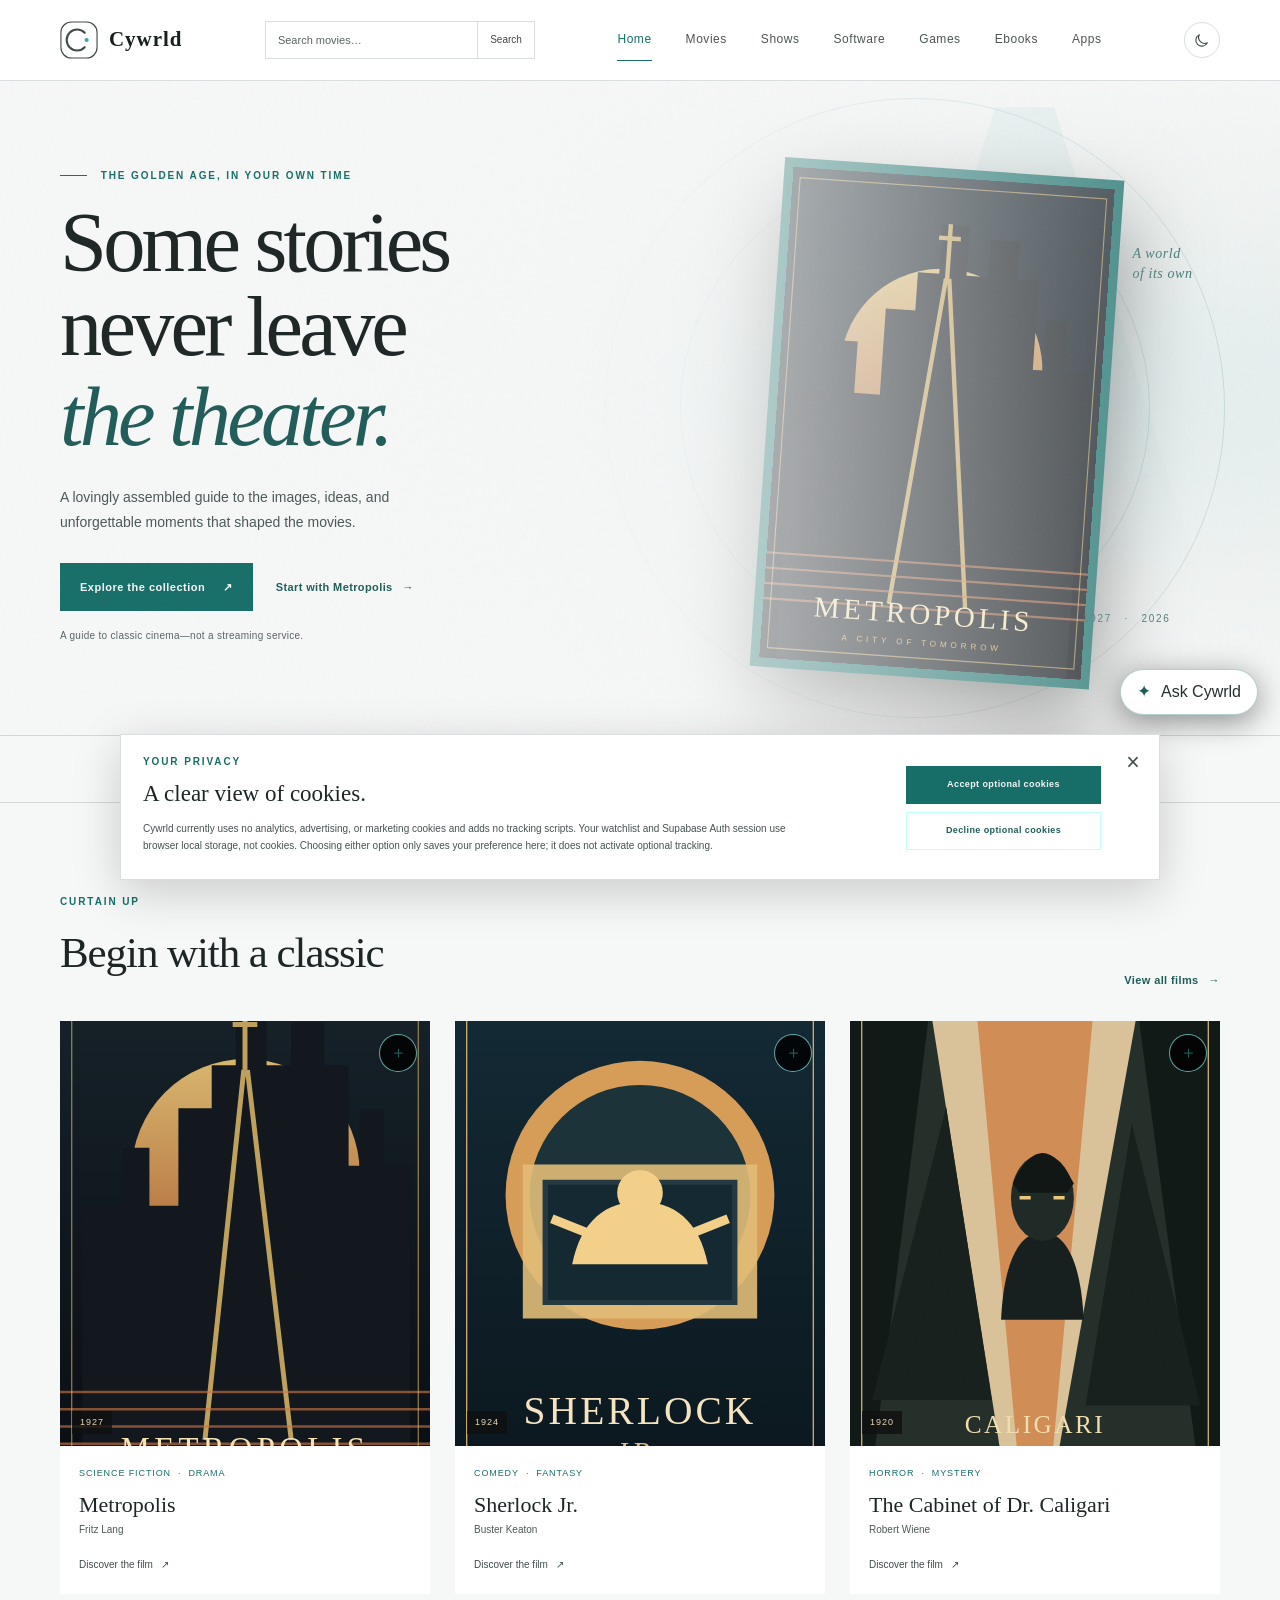
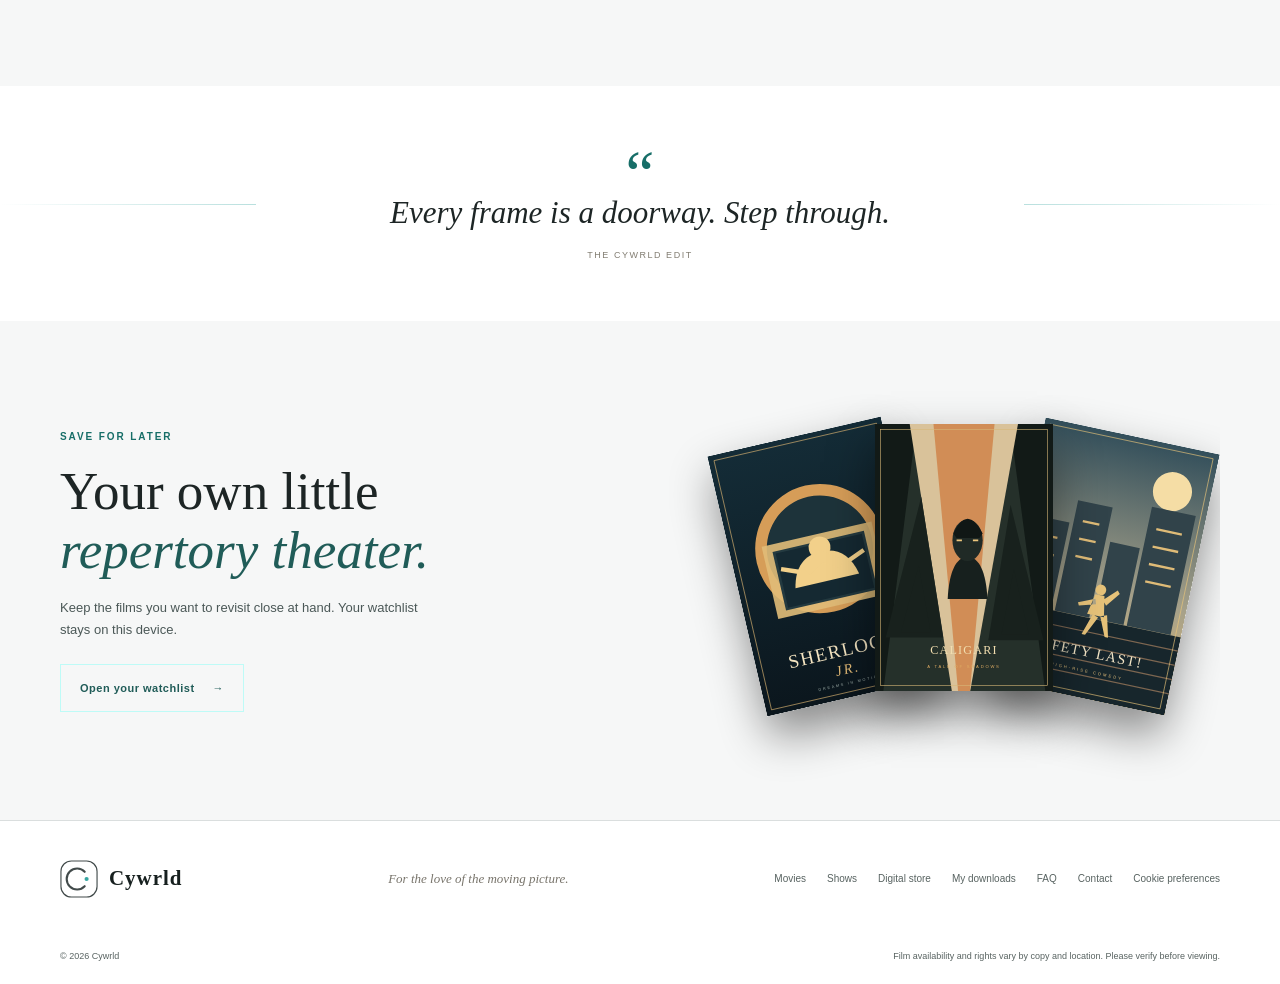
<file: index.html>
<!doctype html>
<html lang="en">
<head>
  <meta charset="utf-8">
  <meta name="viewport" content="width=device-width, initial-scale=1">
  <meta name="theme-color" content="#10100f">
  <meta name="description" content="A little theater for the films that made cinema magical. Explore the Cywrld collection.">
  <title>Home — Cywrld</title>
  <link rel="icon" href="assets/favicon.svg" type="image/svg+xml">
  <script src="theme.js"></script>
  <link rel="stylesheet" href="style.css">
  <script src="cookie-consent.js" defer></script>
  <script src="assistant.js" defer></script>
  <script src="supabase-config.js"></script>
  <script src="app.js" defer></script>
</head>
<body>
  <a class="skip-link" href="#main">Skip to content</a>
  <header class="site-header">
    <div class="header-inner">
      <a class="brand" href="index.html" aria-label="Cywrld home">
        <svg class="brand-mark" viewBox="0 0 40 40" aria-hidden="true"><rect x="1" y="1" width="38" height="38" rx="11" fill="none" stroke="currentColor" stroke-width="1.2"></rect><path d="M26 12.4a11 11 0 1 0 0 15.2" fill="none" stroke="currentColor" stroke-linecap="round" stroke-width="2.2"></path><circle cx="28" cy="20" r="2.2" fill="#36a6a1"></circle></svg>
        <span class="brand-name">Cywrld</span>
      </a>
      <button class="menu-toggle" type="button" aria-expanded="false" aria-controls="primary-nav">
        <span class="menu-toggle-label">Menu</span><span class="menu-icon" aria-hidden="true"></span>
      </button>
      <nav class="primary-nav" id="primary-nav" aria-label="Main navigation">
        <a class="active" href="index.html" aria-current="page">Home</a>
        <a href="movies.html">Movies</a>
        <a href="shows.html">Shows</a>
        <a href="store.html#software">Software</a>
        <a href="store.html#games">Games</a>
        <a href="store.html#ebooks">Ebooks</a>
        <a href="store.html#apps">Apps</a>
        
      </nav>
    
    </div>
  </header>

  <main id="main">
    <section class="hero">
      <div class="hero-content">
        <p class="eyebrow"><span class="eyebrow-line"></span> The golden age, in your own time</p>
        <h1>Some stories<br>never leave<br><em>the theater.</em></h1>
        <p class="hero-copy">A lovingly assembled guide to the images, ideas, and unforgettable moments that shaped the movies.</p>
        <div class="hero-actions">
          <a class="button button-gold" href="movies.html">Explore the collection <span aria-hidden="true">↗</span></a>
          <a class="text-link" href="movie.html?id=metropolis">Start with Metropolis <span aria-hidden="true">→</span></a>
        </div>
        <p class="hero-footnote">A guide to classic cinema—not a streaming service.</p>
      </div>
      <div class="hero-art" aria-hidden="true">
        <div class="hero-orbit orbit-one"></div><div class="hero-orbit orbit-two"></div>
        <div class="spotlight"></div>
        <div class="hero-poster"><img src="assets/posters/metropolis.svg" alt=""></div>
        <span class="hero-caption">A world<br>of its own</span>
        <span class="hero-year">1927 <i>·</i> 2026</span>
      </div>
      <div class="hero-grain" aria-hidden="true"></div>
    </section>

    <section class="intro-strip" aria-label="About the collection">
      <p><span class="strip-icon" aria-hidden="true">✦</span> A century of imagination</p>
      <p>Six handpicked stories <span aria-hidden="true">·</span> One very big screen</p>
      <a href="about.html">Our point of view <span aria-hidden="true">→</span></a>
    </section>

    <section class="section section-pad" aria-labelledby="featured-heading">
      <div class="section-heading">
        <div><p class="eyebrow">Curtain up</p><h2 id="featured-heading">Begin with a classic</h2></div>
        <a class="text-link" href="movies.html">View all films <span aria-hidden="true">→</span></a>
      </div>
      <div class="movie-grid" data-featured-grid aria-live="polite">
        <p class="loading-note">Setting the scene…</p>
      </div>
    </section>

    <section class="quote-band">
      <div class="quote-mark" aria-hidden="true">“</div>
      <blockquote>Every frame is a doorway. Step through.</blockquote>
      <p>THE CYWRLD EDIT</p>
    </section>

    <section class="section section-pad watchlist-promo">
      <div class="promo-copy">
        <p class="eyebrow">Save for later</p>
        <h2>Your own little<br><em>repertory theater.</em></h2>
        <p>Keep the films you want to revisit close at hand. Your watchlist stays on this device.</p>
        <a class="button button-outline" href="watchlist.html">Open your watchlist <span aria-hidden="true">→</span></a>
      </div>
      <div class="promo-poster-stack" aria-hidden="true">
        <img src="assets/posters/sherlock-jr.svg" alt="">
        <img src="assets/posters/caligari.svg" alt="">
        <img src="assets/posters/safety-last.svg" alt="">
      </div>
    </section>
  </main>

  <footer class="site-footer">
    <div class="footer-main">
      <a class="brand" href="index.html"><svg class="brand-mark" viewBox="0 0 40 40" aria-hidden="true"><rect x="1" y="1" width="38" height="38" rx="11" fill="none" stroke="currentColor" stroke-width="1.2"></rect><path d="M26 12.4a11 11 0 1 0 0 15.2" fill="none" stroke="currentColor" stroke-linecap="round" stroke-width="2.2"></path><circle cx="28" cy="20" r="2.2" fill="#36a6a1"></circle></svg><span class="brand-name">Cywrld</span></a>
      <p>For the love of the moving picture.</p>
      <nav aria-label="Footer navigation"><a href="movies.html">Movies</a><a href="shows.html">Shows</a><a href="store.html">Digital store</a><a href="purchases.html">My downloads</a><a href="faq.html">FAQ</a><a href="contact.html">Contact</a><a href="#" data-cookie-preferences>Cookie preferences</a></nav>
    </div>
    <div class="footer-bottom"><span>© <span data-current-year>2026</span> Cywrld</span><span>Film availability and rights vary by copy and location. Please verify before viewing.</span></div>
  </footer>
</body>
</html>
</file>
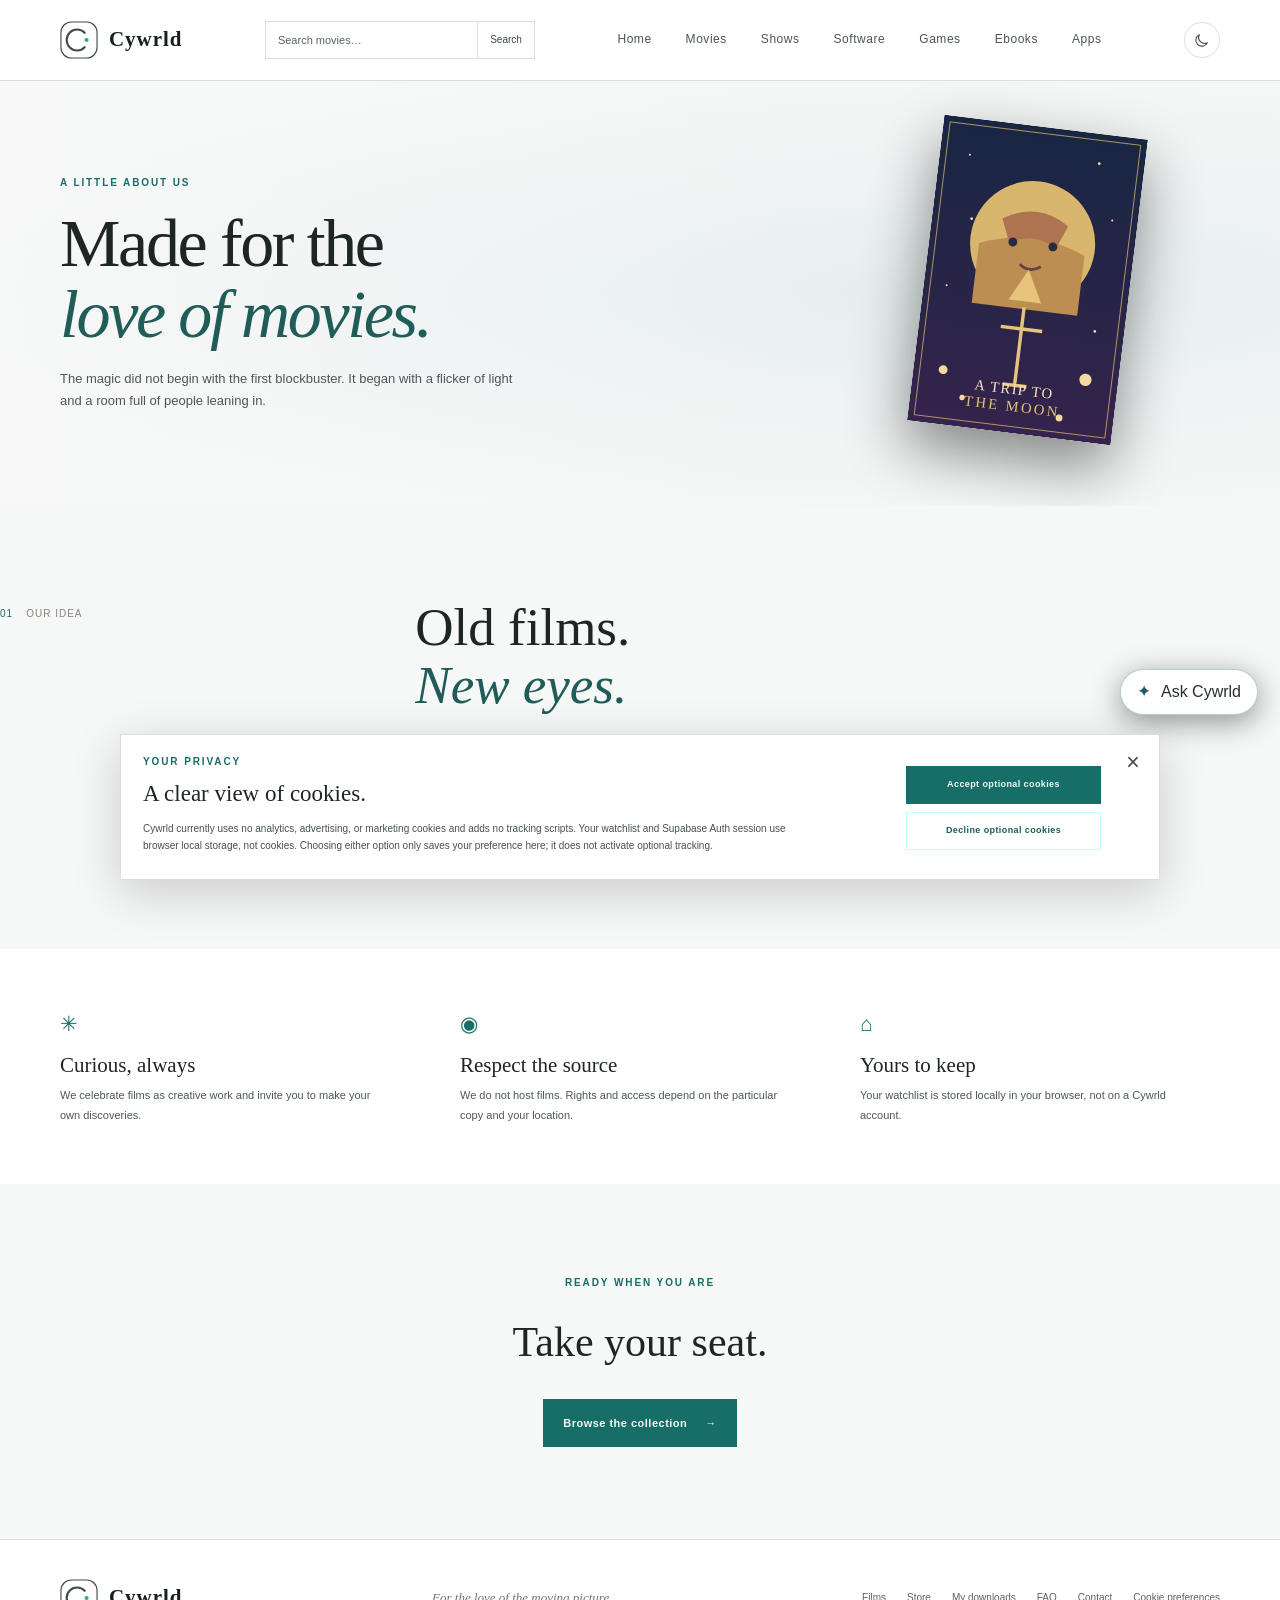
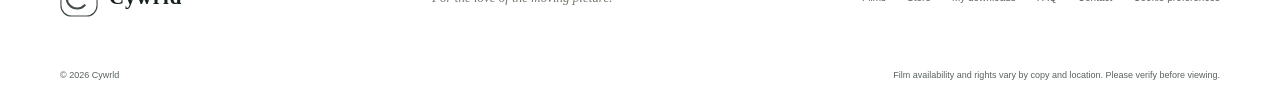
<file: about.html>
<!doctype html>
<html lang="en">
<head>
  <meta charset="utf-8">
  <meta name="viewport" content="width=device-width, initial-scale=1">
  <meta name="theme-color" content="#10100f">
  <meta name="description" content="About Cywrld, a small guide to the films that shaped cinema.">
  <title>About — Cywrld</title>
  <link rel="icon" href="assets/favicon.svg" type="image/svg+xml">
  <script src="theme.js"></script>
  <link rel="stylesheet" href="style.css">
  <script src="cookie-consent.js" defer></script>
  <script src="assistant.js" defer></script>
  <script src="supabase-config.js"></script>
  <script src="app.js" defer></script>
</head>
<body>
  <a class="skip-link" href="#main">Skip to content</a>
  <header class="site-header"><div class="header-inner">
    <a class="brand" href="index.html" aria-label="Cywrld home"><svg class="brand-mark" viewBox="0 0 40 40" aria-hidden="true"><rect x="1" y="1" width="38" height="38" rx="11" fill="none" stroke="currentColor" stroke-width="1.2"></rect><path d="M26 12.4a11 11 0 1 0 0 15.2" fill="none" stroke="currentColor" stroke-linecap="round" stroke-width="2.2"></path><circle cx="28" cy="20" r="2.2" fill="#36a6a1"></circle></svg><span class="brand-name">Cywrld</span></a>
    <button class="menu-toggle" type="button" aria-expanded="false" aria-controls="primary-nav"><span class="menu-toggle-label">Menu</span><span class="menu-icon" aria-hidden="true"></span></button>
    <nav class="primary-nav" id="primary-nav" aria-label="Main navigation"><a href="index.html">Home</a><a href="movies.html">Movies</a><a href="shows.html">Shows</a><a href="store.html#software">Software</a><a href="store.html#games">Games</a><a href="store.html#ebooks">Ebooks</a><a href="store.html#apps">Apps</a></nav>
    
  </div></header>
  <main id="main">
    <section class="page-hero compact-hero about-hero">
      <div class="page-hero-inner"><p class="eyebrow">A little about us</p><h1>Made for the<br><em>love of movies.</em></h1><p>The magic did not begin with the first blockbuster. It began with a flicker of light and a room full of people leaning in.</p></div>
      <div class="about-hero-art" aria-hidden="true"><img src="assets/posters/trip-to-moon.svg" alt=""></div>
    </section>
    <section class="story-section section-pad">
      <div class="story-label"><span>01</span><p>Our idea</p></div>
      <div class="story-copy"><h2>Old films.<br><em>New eyes.</em></h2><p>Cywrld is a small, independent guide to early and classic cinema: the experiments, the bold visual worlds, the comic timing, and the ideas that still feel alive.</p><p>We believe a good introduction should feel welcoming, not like homework. So we pair concise film notes with a simple way to explore, compare, and save what catches your eye.</p></div>
    </section>
    <section class="values-band">
      <article><span aria-hidden="true">✳</span><h3>Curious, always</h3><p>We celebrate films as creative work and invite you to make your own discoveries.</p></article>
      <article><span aria-hidden="true">◉</span><h3>Respect the source</h3><p>We do not host films. Rights and access depend on the particular copy and your location.</p></article>
      <article><span aria-hidden="true">⌂</span><h3>Yours to keep</h3><p>Your watchlist is stored locally in your browser, not on a Cywrld account.</p></article>
    </section>
    <section class="section section-pad about-close"><p class="eyebrow">Ready when you are</p><h2>Take your seat.</h2><a class="button button-gold" href="movies.html">Browse the collection <span aria-hidden="true">→</span></a></section>
  </main>
  <footer class="site-footer"><div class="footer-main"><a class="brand" href="index.html"><svg class="brand-mark" viewBox="0 0 40 40" aria-hidden="true"><rect x="1" y="1" width="38" height="38" rx="11" fill="none" stroke="currentColor" stroke-width="1.2"></rect><path d="M26 12.4a11 11 0 1 0 0 15.2" fill="none" stroke="currentColor" stroke-linecap="round" stroke-width="2.2"></path><circle cx="28" cy="20" r="2.2" fill="#36a6a1"></circle></svg><span class="brand-name">Cywrld</span></a><p>For the love of the moving picture.</p><nav aria-label="Footer navigation"><a href="movies.html">Films</a><a href="store.html">Store</a><a href="purchases.html">My downloads</a><a href="faq.html">FAQ</a><a href="contact.html">Contact</a><a href="#" data-cookie-preferences>Cookie preferences</a></nav></div><div class="footer-bottom"><span>© <span data-current-year>2026</span> Cywrld</span><span>Film availability and rights vary by copy and location. Please verify before viewing.</span></div></footer>
</body>
</html>
</file>
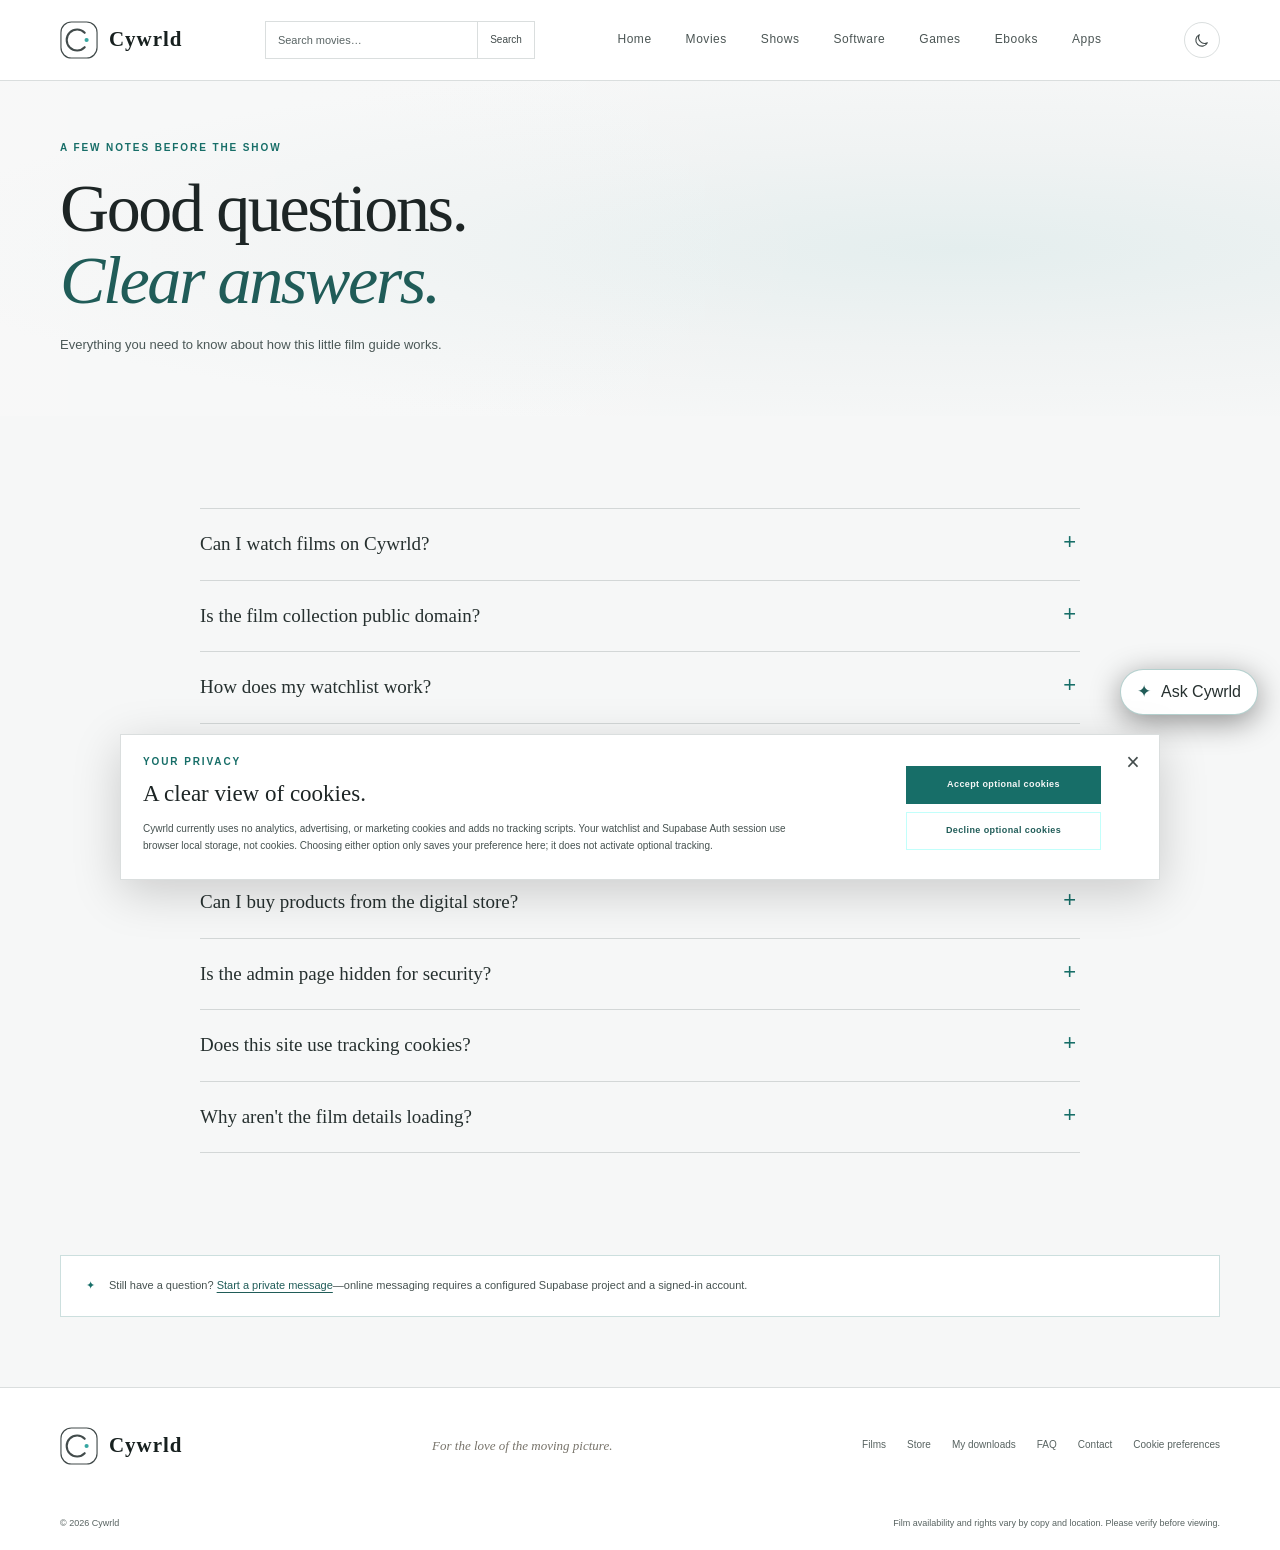
<file: faq.html>
<!doctype html>
<html lang="en">
<head>
  <meta charset="utf-8">
  <meta name="viewport" content="width=device-width, initial-scale=1">
  <meta name="theme-color" content="#10100f">
  <meta name="description" content="Answers to common questions about Cywrld.">
  <title>FAQ — Cywrld</title>
  <link rel="icon" href="assets/favicon.svg" type="image/svg+xml">
  <script src="theme.js"></script>
  <link rel="stylesheet" href="style.css">
  <script src="cookie-consent.js" defer></script>
  <script src="assistant.js" defer></script>
  <script src="supabase-config.js"></script>
  <script src="app.js" defer></script>
</head>
<body>
  <a class="skip-link" href="#main">Skip to content</a>
  <header class="site-header"><div class="header-inner">
    <a class="brand" href="index.html" aria-label="Cywrld home"><svg class="brand-mark" viewBox="0 0 40 40" aria-hidden="true"><rect x="1" y="1" width="38" height="38" rx="11" fill="none" stroke="currentColor" stroke-width="1.2"></rect><path d="M26 12.4a11 11 0 1 0 0 15.2" fill="none" stroke="currentColor" stroke-linecap="round" stroke-width="2.2"></path><circle cx="28" cy="20" r="2.2" fill="#36a6a1"></circle></svg><span class="brand-name">Cywrld</span></a>
    <button class="menu-toggle" type="button" aria-expanded="false" aria-controls="primary-nav"><span class="menu-toggle-label">Menu</span><span class="menu-icon" aria-hidden="true"></span></button>
    <nav class="primary-nav" id="primary-nav" aria-label="Main navigation"><a href="index.html">Home</a><a href="movies.html">Movies</a><a href="shows.html">Shows</a><a href="store.html#software">Software</a><a href="store.html#games">Games</a><a href="store.html#ebooks">Ebooks</a><a href="store.html#apps">Apps</a></nav>
    
  </div></header>
  <main id="main">
    <section class="page-hero compact-hero faq-hero"><div class="page-hero-inner"><p class="eyebrow">A few notes before the show</p><h1>Good questions.<br><em>Clear answers.</em></h1><p>Everything you need to know about how this little film guide works.</p></div></section>
    <section class="section section-pad faq-list">
      <details><summary>Can I watch films on Cywrld?</summary><p>No. This is a catalog and discovery guide, not a streaming service. The Metropolis detail page includes a local player that looks for a file you provide at <code>videos/metropolis.mp4</code>; no film is included or downloaded.</p></details>
      <details><summary>Is the film collection public domain?</summary><p>We do not make blanket claims about film rights. Rights can vary by country, restoration, soundtrack, edition, and source. Please verify the status and terms for the specific copy you plan to view.</p></details>
      <details><summary>How does my watchlist work?</summary><p>Saved films are stored in your browser's local storage on this device. There is no account or server sync. Clearing browser data or switching devices may remove or hide your saved list.</p></details>
      <details><summary>How do private messages and replies work?</summary><p>When Supabase is configured, sign in or create an account, then use Contact or Messages. Your thread is visible to you and authorized Cywrld administrators only; replies stay in the website inbox. Owner email alerts are optional and off until the server-side provider is configured. Admin replies are not sent by email.</p></details>
      <details><summary>Are ratings and reviews available?</summary><p>They are stored in Supabase when the site is configured. Reading ratings is public; submitting one requires a signed-in account, and each account may rate a film once. Admins can moderate them.</p></details>
      <details><summary>Can I buy products from the digital store?</summary><p>The store currently shows preview listings and checkout is disabled. Live sales need Stripe and Supabase configuration, a one-time Stripe price verified by the server, and a valid signed webhook before a download entitlement is granted. Only original or properly licensed products should be listed.</p></details>
      <details><summary>Is the admin page hidden for security?</summary><p>The admin page is a separate route at <code>admin.html</code>; not linking it publicly is only a navigation choice, not a security boundary. Supabase Auth and row-level security enforce administrator access.</p></details>
      <details><summary>Does this site use tracking cookies?</summary><p>No analytics or marketing cookies or tracking scripts are active. The watchlist, account session, and cookie preference use browser local storage. You can reopen your choice from the Cookie preferences link in the footer.</p></details>
      <details><summary>Why aren't the film details loading?</summary><p>The site always includes bundled sample films in <code>movies.json</code>, and can use a shared Supabase catalog when configured. Browsers commonly block local file requests when an HTML file is opened directly. Serve this folder over a local static HTTP server; no build step is needed.</p></details>
    </section>
    <section class="rights-note"><span aria-hidden="true">✦</span><p>Still have a question? <a href="contact.html">Start a private message</a>—online messaging requires a configured Supabase project and a signed-in account.</p></section>
  </main>
  <footer class="site-footer"><div class="footer-main"><a class="brand" href="index.html"><svg class="brand-mark" viewBox="0 0 40 40" aria-hidden="true"><rect x="1" y="1" width="38" height="38" rx="11" fill="none" stroke="currentColor" stroke-width="1.2"></rect><path d="M26 12.4a11 11 0 1 0 0 15.2" fill="none" stroke="currentColor" stroke-linecap="round" stroke-width="2.2"></path><circle cx="28" cy="20" r="2.2" fill="#36a6a1"></circle></svg><span class="brand-name">Cywrld</span></a><p>For the love of the moving picture.</p><nav aria-label="Footer navigation"><a href="movies.html">Films</a><a href="store.html">Store</a><a href="purchases.html">My downloads</a><a href="faq.html">FAQ</a><a href="contact.html">Contact</a><a href="#" data-cookie-preferences>Cookie preferences</a></nav></div><div class="footer-bottom"><span>© <span data-current-year>2026</span> Cywrld</span><span>Film availability and rights vary by copy and location. Please verify before viewing.</span></div></footer>
</body>
</html>
</file>
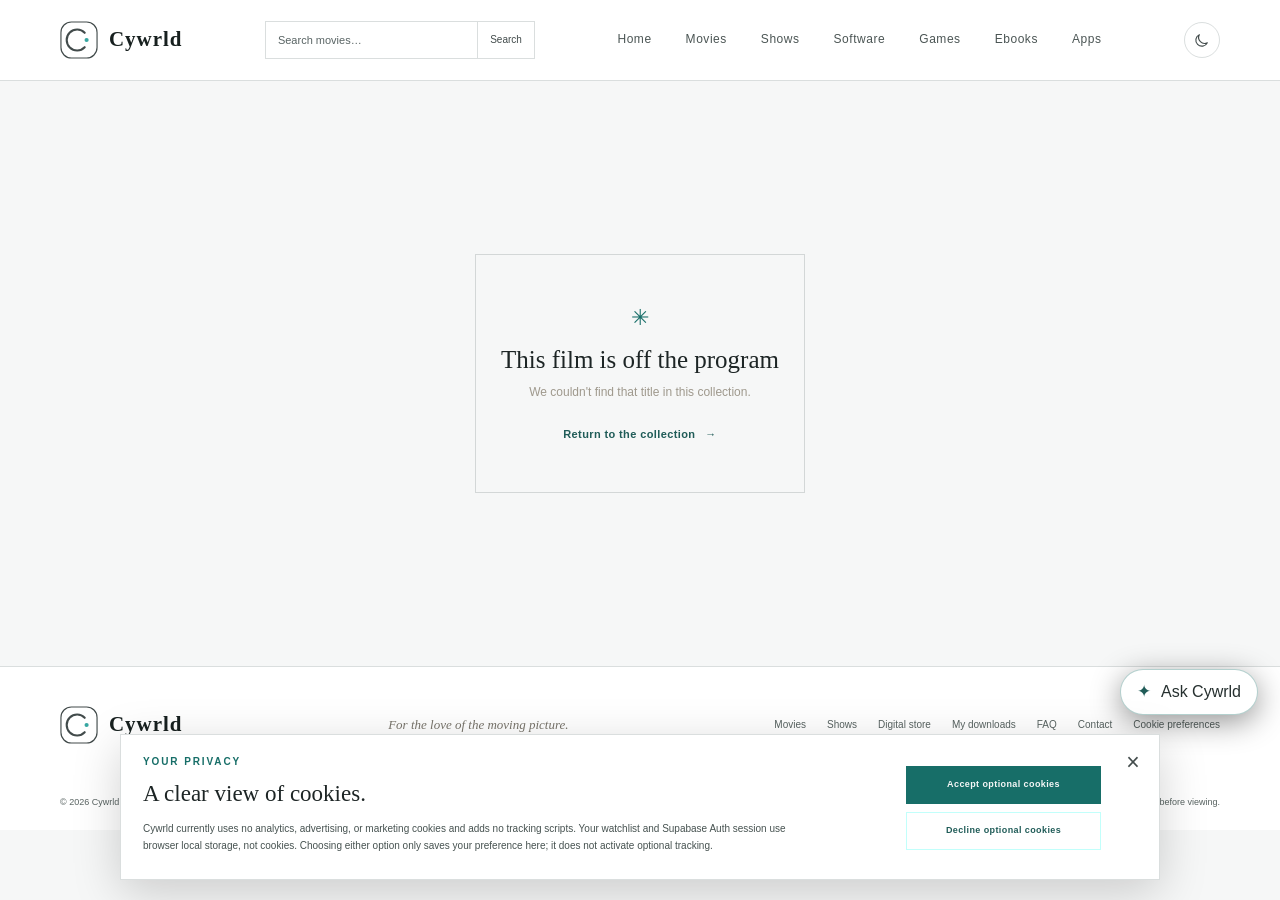
<file: movie.html>
<!doctype html>
<html lang="en">
<head>
  <meta charset="utf-8">
  <meta name="viewport" content="width=device-width, initial-scale=1">
  <meta name="theme-color" content="#10100f">
  <meta name="description" content="Discover a classic film with Cywrld.">
  <title>Film details — Cywrld</title>
  <link rel="icon" href="assets/favicon.svg" type="image/svg+xml">
  <script src="theme.js"></script>
  <link rel="stylesheet" href="style.css">
  <script src="cookie-consent.js" defer></script>
  <script src="assistant.js" defer></script>
  <script src="supabase-config.js"></script>
  <script src="app.js" defer></script>
</head>
<body>
  <a class="skip-link" href="#main">Skip to content</a>
  <header class="site-header"><div class="header-inner">
    <a class="brand" href="index.html" aria-label="Cywrld home"><svg class="brand-mark" viewBox="0 0 40 40" aria-hidden="true"><rect x="1" y="1" width="38" height="38" rx="11" fill="none" stroke="currentColor" stroke-width="1.2"></rect><path d="M26 12.4a11 11 0 1 0 0 15.2" fill="none" stroke="currentColor" stroke-linecap="round" stroke-width="2.2"></path><circle cx="28" cy="20" r="2.2" fill="#36a6a1"></circle></svg><span class="brand-name">Cywrld</span></a>
    <button class="menu-toggle" type="button" aria-expanded="false" aria-controls="primary-nav"><span class="menu-toggle-label">Menu</span><span class="menu-icon" aria-hidden="true"></span></button>
    <nav class="primary-nav" id="primary-nav" aria-label="Main navigation"><a href="index.html">Home</a><a href="movies.html">Movies</a><a href="shows.html">Shows</a><a href="store.html#software">Software</a><a href="store.html#games">Games</a><a href="store.html#ebooks">Ebooks</a><a href="store.html#apps">Apps</a></nav>
    
  </div></header>
  <main id="main" data-movie-page>
    <div class="detail-loading" data-movie-detail><p class="loading-note">The lights are dimming…</p></div>
    <noscript><p class="rights-note">This film page needs JavaScript enabled to load its details from the local collection.</p></noscript>
  </main>
  <footer class="site-footer">
    <div class="footer-main"><a class="brand" href="index.html"><svg class="brand-mark" viewBox="0 0 40 40" aria-hidden="true"><rect x="1" y="1" width="38" height="38" rx="11" fill="none" stroke="currentColor" stroke-width="1.2"></rect><path d="M26 12.4a11 11 0 1 0 0 15.2" fill="none" stroke="currentColor" stroke-linecap="round" stroke-width="2.2"></path><circle cx="28" cy="20" r="2.2" fill="#36a6a1"></circle></svg><span class="brand-name">Cywrld</span></a><p>For the love of the moving picture.</p><nav aria-label="Footer navigation"><a href="movies.html">Movies</a><a href="shows.html">Shows</a><a href="store.html">Digital store</a><a href="purchases.html">My downloads</a><a href="faq.html">FAQ</a><a href="contact.html">Contact</a><a href="#" data-cookie-preferences>Cookie preferences</a></nav></div>
    <div class="footer-bottom"><span>© <span data-current-year>2026</span> Cywrld</span><span>Film availability and rights vary by copy and location. Please verify before viewing.</span></div>
  </footer>
</body>
</html>
</file>
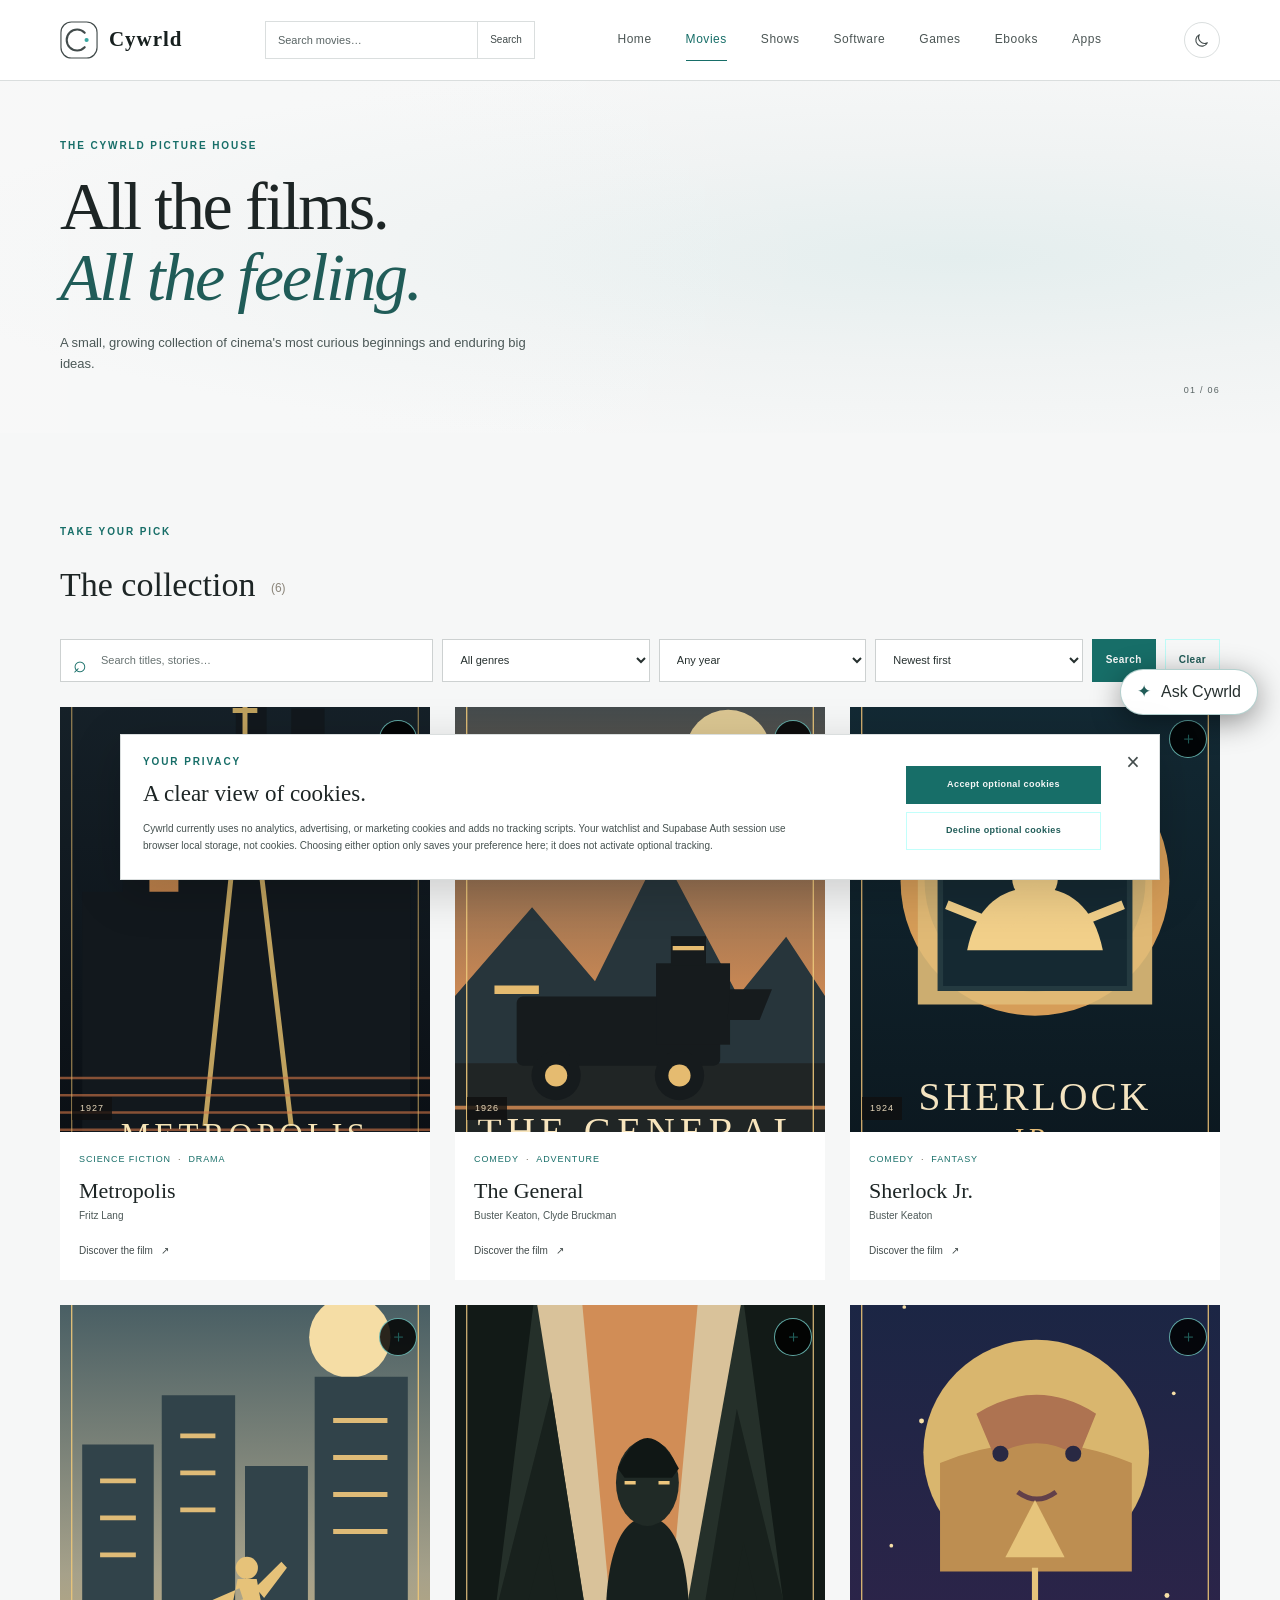
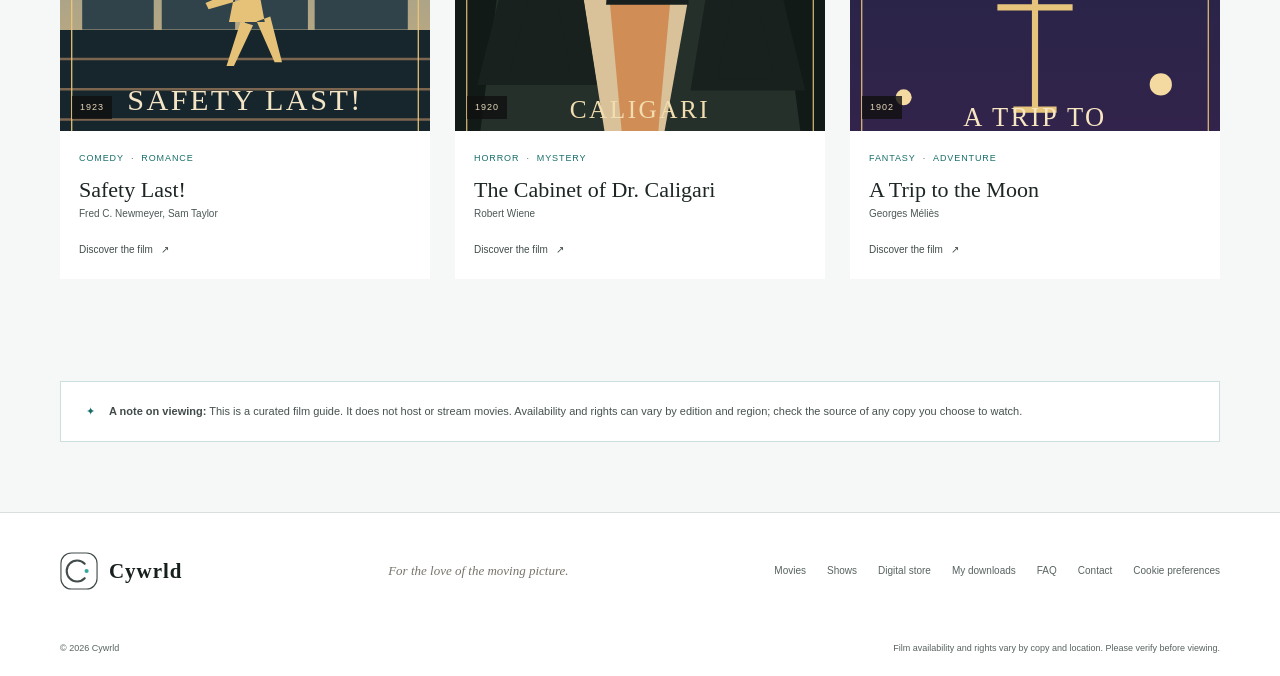
<file: movies.html>
<!doctype html>
<html lang="en">
<head>
  <meta charset="utf-8">
  <meta name="viewport" content="width=device-width, initial-scale=1">
  <meta name="theme-color" content="#10100f">
  <meta name="description" content="Browse the Cywrld film collection. Search, filter, and save films for later.">
  <title>The Collection — Cywrld</title>
  <link rel="icon" href="assets/favicon.svg" type="image/svg+xml">
  <script src="theme.js"></script>
  <link rel="stylesheet" href="style.css">
  <script src="cookie-consent.js" defer></script>
  <script src="assistant.js" defer></script>
  <script src="supabase-config.js"></script>
  <script src="app.js" defer></script>
</head>
<body>
  <a class="skip-link" href="#main">Skip to content</a>
  <header class="site-header"><div class="header-inner">
    <a class="brand" href="index.html" aria-label="Cywrld home"><svg class="brand-mark" viewBox="0 0 40 40" aria-hidden="true"><rect x="1" y="1" width="38" height="38" rx="11" fill="none" stroke="currentColor" stroke-width="1.2"></rect><path d="M26 12.4a11 11 0 1 0 0 15.2" fill="none" stroke="currentColor" stroke-linecap="round" stroke-width="2.2"></path><circle cx="28" cy="20" r="2.2" fill="#36a6a1"></circle></svg><span class="brand-name">Cywrld</span></a>
    <button class="menu-toggle" type="button" aria-expanded="false" aria-controls="primary-nav"><span class="menu-toggle-label">Menu</span><span class="menu-icon" aria-hidden="true"></span></button>
    <nav class="primary-nav" id="primary-nav" aria-label="Main navigation"><a href="index.html">Home</a><a class="active" href="movies.html" aria-current="page">Movies</a><a href="shows.html">Shows</a><a href="store.html#software">Software</a><a href="store.html#games">Games</a><a href="store.html#ebooks">Ebooks</a><a href="store.html#apps">Apps</a></nav>
    
  </div></header>
  <main id="main">
    <section class="page-hero compact-hero">
      <div class="page-hero-inner"><p class="eyebrow">The Cywrld picture house</p><h1>All the films.<br><em>All the feeling.</em></h1><p>A small, growing collection of cinema's most curious beginnings and enduring big ideas.</p></div>
      <span class="page-number" aria-hidden="true">01 / 06</span>
    </section>
    <section class="section section-pad catalog-section" aria-labelledby="catalog-heading">
      <div class="catalog-toolbar">
        <div><p class="eyebrow">Take your pick</p><h2 id="catalog-heading">The collection <span class="result-count" data-result-count></span></h2></div>
        <form class="catalog-filters" id="catalog-search" data-catalog-filters role="search">
          <label class="search-field"><span class="visually-hidden">Search films</span><span aria-hidden="true">⌕</span><input type="search" name="q" placeholder="Search titles, stories…" data-search-input autocomplete="off"></label>
          <label><span class="visually-hidden">Filter by genre</span><select name="genre" data-genre-filter><option value="">All genres</option></select></label>
          <label><span class="visually-hidden">Filter by year</span><select name="year" data-year-filter><option value="">Any year</option></select></label>
          <label><span class="visually-hidden">Sort films</span><select name="sort" data-sort-filter><option value="newest">Newest first</option><option value="oldest">Oldest first</option><option value="title">Title A–Z</option></select></label>
          <button class="button button-small button-gold" type="submit">Search</button>
          <button class="button button-small button-outline" type="reset">Clear</button>
        </form>
      </div>
      <p class="status-message" data-catalog-status role="status" aria-live="polite"></p>
      <div class="movie-grid catalog-grid" data-catalog-grid aria-live="polite"><p class="loading-note">Rewinding the projector…</p></div>
    </section>
    <section class="rights-note"><span aria-hidden="true">✦</span><p><strong>A note on viewing:</strong> This is a curated film guide. It does not host or stream movies. Availability and rights can vary by edition and region; check the source of any copy you choose to watch.</p></section>
  </main>
  <footer class="site-footer">
    <div class="footer-main"><a class="brand" href="index.html"><svg class="brand-mark" viewBox="0 0 40 40" aria-hidden="true"><rect x="1" y="1" width="38" height="38" rx="11" fill="none" stroke="currentColor" stroke-width="1.2"></rect><path d="M26 12.4a11 11 0 1 0 0 15.2" fill="none" stroke="currentColor" stroke-linecap="round" stroke-width="2.2"></path><circle cx="28" cy="20" r="2.2" fill="#36a6a1"></circle></svg><span class="brand-name">Cywrld</span></a><p>For the love of the moving picture.</p><nav aria-label="Footer navigation"><a href="movies.html">Movies</a><a href="shows.html">Shows</a><a href="store.html">Digital store</a><a href="purchases.html">My downloads</a><a href="faq.html">FAQ</a><a href="contact.html">Contact</a><a href="#" data-cookie-preferences>Cookie preferences</a></nav></div>
    <div class="footer-bottom"><span>© <span data-current-year>2026</span> Cywrld</span><span>Film availability and rights vary by copy and location. Please verify before viewing.</span></div>
  </footer>
</body>
</html>
</file>
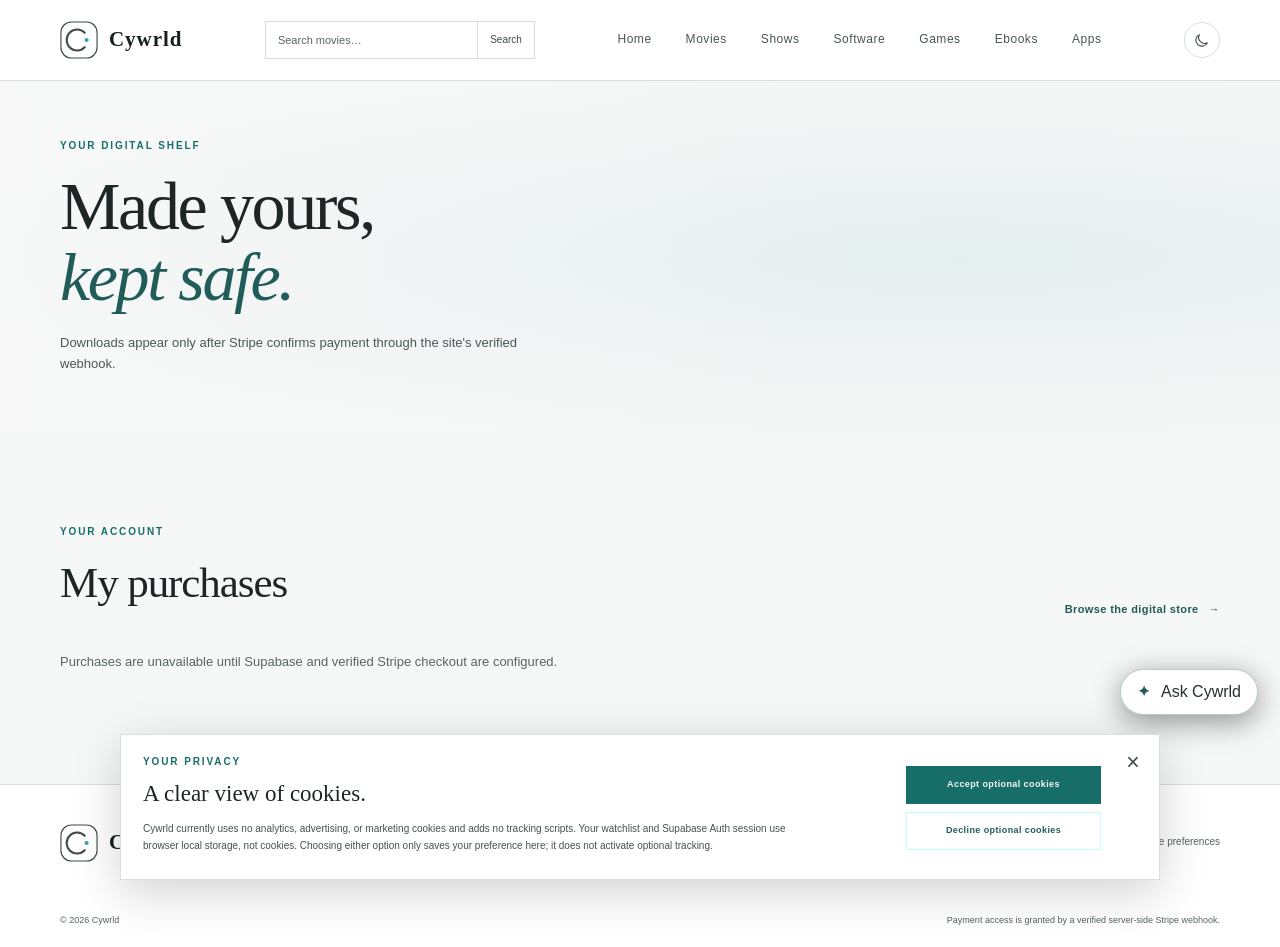
<file: purchases.html>
<!doctype html>
<html lang="en">
<head>
  <meta charset="utf-8">
  <meta name="viewport" content="width=device-width, initial-scale=1">
  <meta name="theme-color" content="#000000">
  <meta name="description" content="Access digital products purchased from Cywrld.">
  <title>My Downloads — Cywrld</title>
  <link rel="icon" href="assets/favicon.svg" type="image/svg+xml">
  <script src="theme.js"></script>
  <link rel="stylesheet" href="style.css">
  <script src="cookie-consent.js" defer></script>
  <script src="assistant.js" defer></script>
  <script src="supabase-config.js"></script>
  <script src="purchases.js" defer></script>
</head>
<body>
  <a class="skip-link" href="#main">Skip to content</a>
  <header class="site-header"><div class="header-inner">
    <a class="brand" href="index.html" aria-label="Cywrld home"><svg class="brand-mark" viewBox="0 0 40 40" aria-hidden="true"><rect x="1" y="1" width="38" height="38" rx="11" fill="none" stroke="currentColor" stroke-width="1.2"></rect><path d="M26 12.4a11 11 0 1 0 0 15.2" fill="none" stroke="currentColor" stroke-linecap="round" stroke-width="2.2"></path><circle cx="28" cy="20" r="2.2" fill="#36a6a1"></circle></svg><span class="brand-name">Cywrld</span></a>
    <button class="menu-toggle" type="button" aria-expanded="false" aria-controls="primary-nav"><span class="menu-toggle-label">Menu</span><span class="menu-icon" aria-hidden="true"></span></button>
    <nav class="primary-nav" id="primary-nav" aria-label="Main navigation"><a href="index.html">Home</a><a href="movies.html">Movies</a><a href="shows.html">Shows</a><a href="store.html#software">Software</a><a href="store.html#games">Games</a><a href="store.html#ebooks">Ebooks</a><a href="store.html#apps">Apps</a></nav>
    
  </div></header>
  <main id="main">
    <section class="page-hero compact-hero purchases-hero"><div class="page-hero-inner"><p class="eyebrow">Your digital shelf</p><h1>Made yours,<br><em>kept safe.</em></h1><p>Downloads appear only after Stripe confirms payment through the site's verified webhook.</p></div></section>
    <section class="purchases-section section-pad"><div class="section-heading"><div><p class="eyebrow">Your account</p><h2>My purchases</h2></div><a class="text-link" href="store.html">Browse the digital store <span aria-hidden="true">→</span></a></div>
      <p class="purchases-status" data-purchases-status role="status" aria-live="polite">Checking your account…</p>
      <div class="purchases-list" data-purchases-list></div>
    </section>
  </main>
  <footer class="site-footer"><div class="footer-main"><a class="brand" href="index.html"><svg class="brand-mark" viewBox="0 0 40 40" aria-hidden="true"><rect x="1" y="1" width="38" height="38" rx="11" fill="none" stroke="currentColor" stroke-width="1.2"></rect><path d="M26 12.4a11 11 0 1 0 0 15.2" fill="none" stroke="currentColor" stroke-linecap="round" stroke-width="2.2"></path><circle cx="28" cy="20" r="2.2" fill="#36a6a1"></circle></svg><span class="brand-name">Cywrld</span></a><p>Your purchased files stay private until you request a short-lived link.</p><nav aria-label="Footer navigation"><a href="store.html">Store</a><a href="account.html">Account</a><a href="faq.html">FAQ</a><a href="#" data-cookie-preferences>Cookie preferences</a></nav></div><div class="footer-bottom"><span>© <span data-current-year>2026</span> Cywrld</span><span>Payment access is granted by a verified server-side Stripe webhook.</span></div></footer>
</body>
</html>
</file>
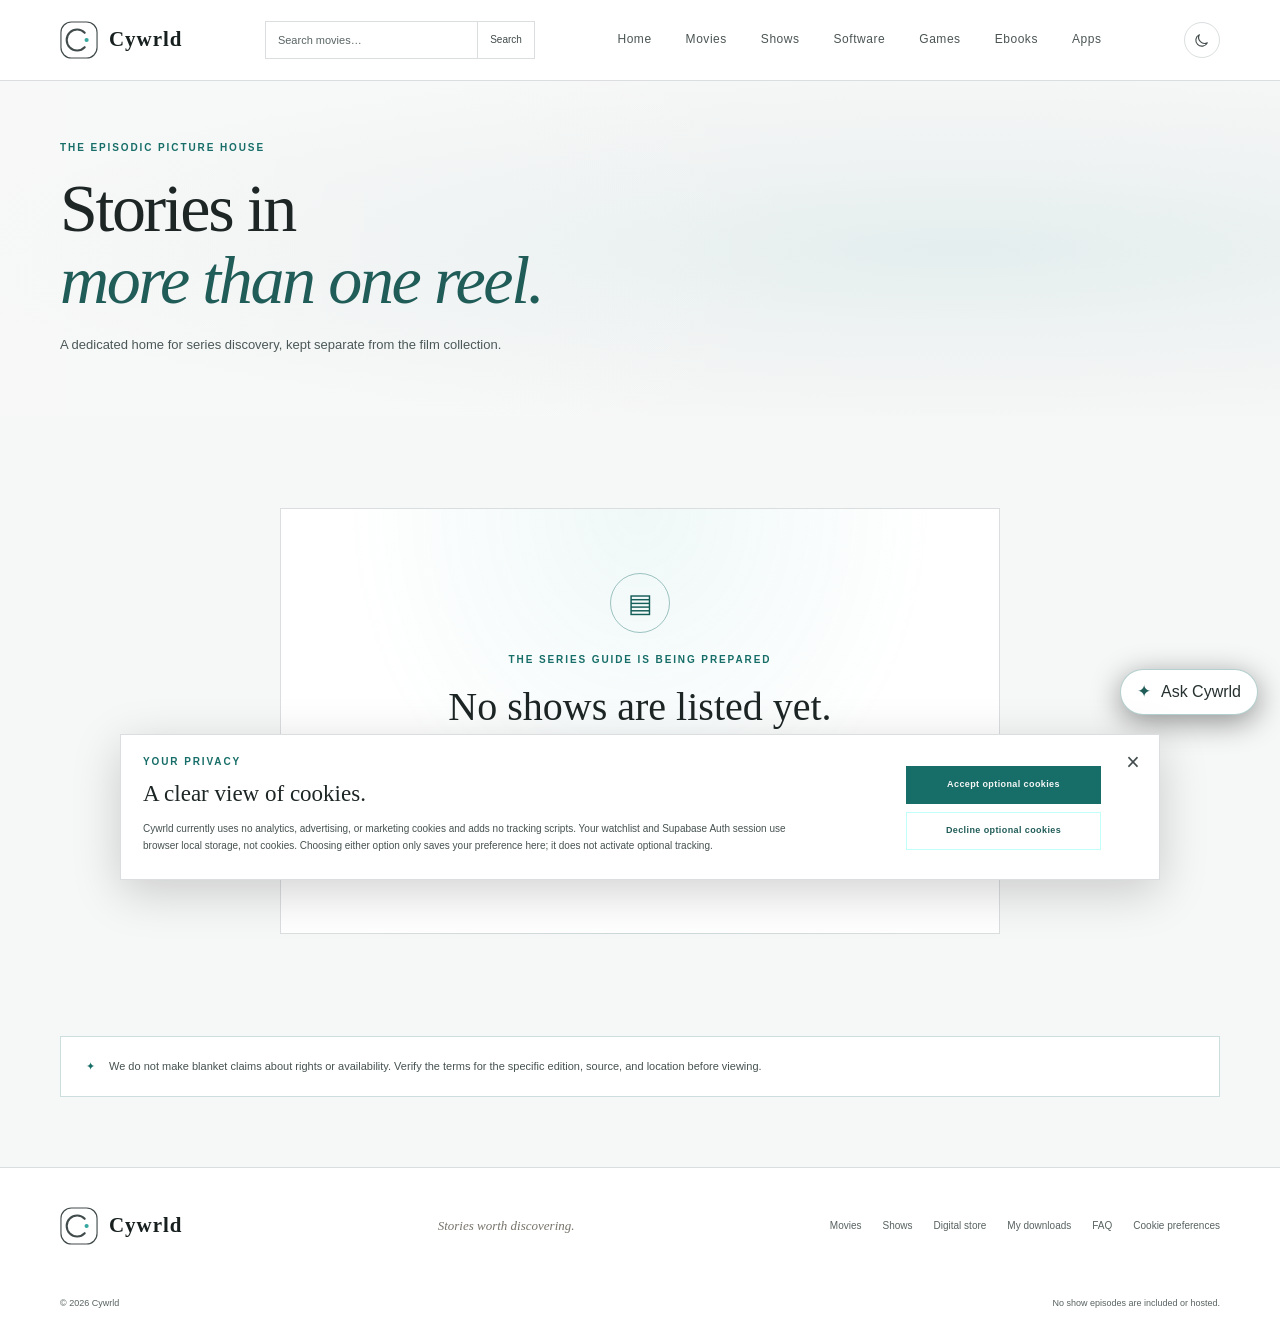
<file: shows.html>
<!doctype html>
<html lang="en">
<head>
  <meta charset="utf-8">
  <meta name="viewport" content="width=device-width, initial-scale=1">
  <meta name="theme-color" content="#000000">
  <meta name="description" content="Explore the Cywrld shows guide. No episodes are hosted on this site.">
  <title>Shows — Cywrld</title>
  <link rel="icon" href="assets/favicon.svg" type="image/svg+xml">
  <script src="theme.js"></script>
  <link rel="stylesheet" href="style.css">
  <script src="cookie-consent.js" defer></script>
  <script src="assistant.js" defer></script>
  <script src="shows.js" defer></script>
</head>
<body>
  <a class="skip-link" href="#main">Skip to content</a>
  <header class="site-header"><div class="header-inner">
    <a class="brand" href="index.html" aria-label="Cywrld home"><svg class="brand-mark" viewBox="0 0 40 40" aria-hidden="true"><rect x="1" y="1" width="38" height="38" rx="11" fill="none" stroke="currentColor" stroke-width="1.2"></rect><path d="M26 12.4a11 11 0 1 0 0 15.2" fill="none" stroke="currentColor" stroke-linecap="round" stroke-width="2.2"></path><circle cx="28" cy="20" r="2.2" fill="#36a6a1"></circle></svg><span class="brand-name">Cywrld</span></a>
    <button class="menu-toggle" type="button" aria-expanded="false" aria-controls="primary-nav"><span class="menu-toggle-label">Menu</span><span class="menu-icon" aria-hidden="true"></span></button>
    <nav class="primary-nav" id="primary-nav" aria-label="Main navigation"><a href="index.html">Home</a><a href="movies.html">Movies</a><a href="shows.html" aria-current="page">Shows</a><a href="store.html#software">Software</a><a href="store.html#games">Games</a><a href="store.html#ebooks">Ebooks</a><a href="store.html#apps">Apps</a></nav>
    
  </div></header>
  <main id="main">
    <section class="page-hero compact-hero shows-hero"><div class="page-hero-inner"><p class="eyebrow">The episodic picture house</p><h1>Stories in<br><em>more than one reel.</em></h1><p>A dedicated home for series discovery, kept separate from the film collection.</p></div></section>
    <section class="shows-empty-section section-pad">
      <div class="shows-empty-card"><span aria-hidden="true">▤</span><p class="eyebrow">The series guide is being prepared</p><h2>No shows are listed yet.</h2><p>When this section is ready, it will feature original or properly licensed series metadata. Cywrld does not host or stream episodes.</p><a class="button button-outline" href="contact.html">Suggest a series <span aria-hidden="true">→</span></a></div>
    </section>
    <section class="rights-note"><span aria-hidden="true">✦</span><p>We do not make blanket claims about rights or availability. Verify the terms for the specific edition, source, and location before viewing.</p></section>
  </main>
  <footer class="site-footer"><div class="footer-main"><a class="brand" href="index.html"><svg class="brand-mark" viewBox="0 0 40 40" aria-hidden="true"><rect x="1" y="1" width="38" height="38" rx="11" fill="none" stroke="currentColor" stroke-width="1.2"></rect><path d="M26 12.4a11 11 0 1 0 0 15.2" fill="none" stroke="currentColor" stroke-linecap="round" stroke-width="2.2"></path><circle cx="28" cy="20" r="2.2" fill="#36a6a1"></circle></svg><span class="brand-name">Cywrld</span></a><p>Stories worth discovering.</p><nav aria-label="Footer navigation"><a href="movies.html">Movies</a><a href="shows.html">Shows</a><a href="store.html">Digital store</a><a href="purchases.html">My downloads</a><a href="faq.html">FAQ</a><a href="#" data-cookie-preferences>Cookie preferences</a></nav></div><div class="footer-bottom"><span>© <span data-current-year>2026</span> Cywrld</span><span>No show episodes are included or hosted.</span></div></footer>
</body>
</html>
</file>
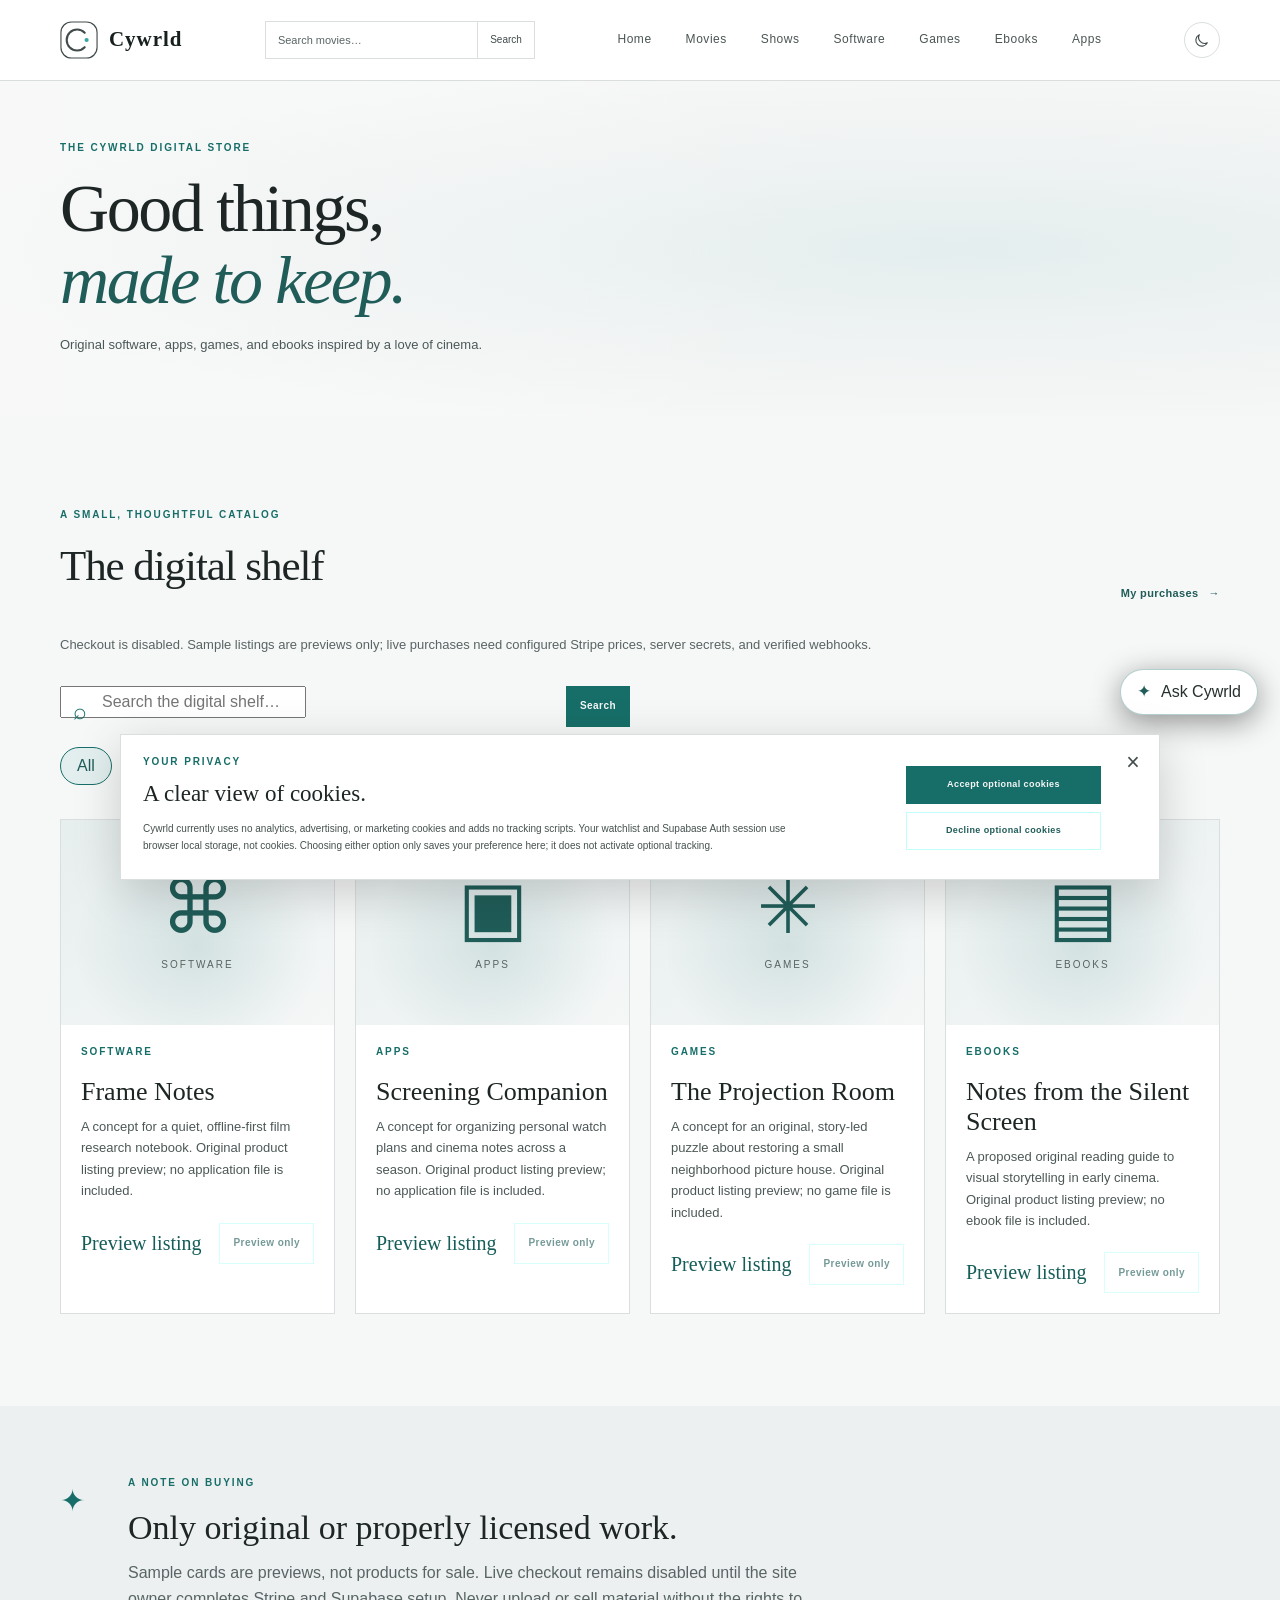
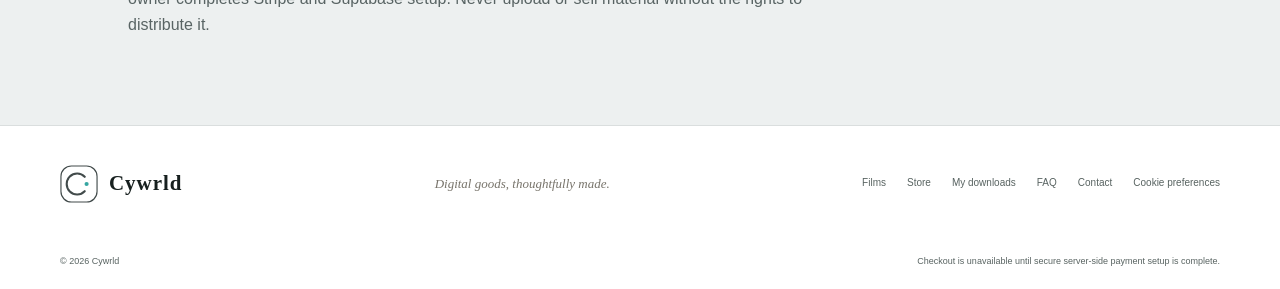
<file: store.html>
<!doctype html>
<html lang="en">
<head>
  <meta charset="utf-8">
  <meta name="viewport" content="width=device-width, initial-scale=1">
  <meta name="theme-color" content="#000000">
  <meta name="description" content="Original digital tools, apps, games, and ebooks from Cywrld.">
  <title>Digital Store — Cywrld</title>
  <link rel="icon" href="assets/favicon.svg" type="image/svg+xml">
  <script src="theme.js"></script>
  <link rel="stylesheet" href="style.css">
  <script src="cookie-consent.js" defer></script>
  <script src="assistant.js" defer></script>
  <script src="supabase-config.js"></script>
  <script src="store.js" defer></script>
</head>
<body>
  <a class="skip-link" href="#main">Skip to content</a>
  <header class="site-header"><div class="header-inner">
    <a class="brand" href="index.html" aria-label="Cywrld home"><svg class="brand-mark" viewBox="0 0 40 40" aria-hidden="true"><rect x="1" y="1" width="38" height="38" rx="11" fill="none" stroke="currentColor" stroke-width="1.2"></rect><path d="M26 12.4a11 11 0 1 0 0 15.2" fill="none" stroke="currentColor" stroke-linecap="round" stroke-width="2.2"></path><circle cx="28" cy="20" r="2.2" fill="#36a6a1"></circle></svg><span class="brand-name">Cywrld</span></a>
    <button class="menu-toggle" type="button" aria-expanded="false" aria-controls="primary-nav"><span class="menu-toggle-label">Menu</span><span class="menu-icon" aria-hidden="true"></span></button>
    <nav class="primary-nav" id="primary-nav" aria-label="Main navigation"><a href="index.html">Home</a><a href="movies.html">Movies</a><a href="shows.html">Shows</a><a href="store.html#software">Software</a><a href="store.html#games">Games</a><a href="store.html#ebooks">Ebooks</a><a href="store.html#apps">Apps</a></nav>
    
  </div></header>
  <main id="main">
    <section class="page-hero compact-hero store-hero"><div class="page-hero-inner"><p class="eyebrow">The Cywrld digital store</p><h1>Good things,<br><em>made to keep.</em></h1><p>Original software, apps, games, and ebooks inspired by a love of cinema.</p></div></section>
    <section class="store-section section-pad" aria-labelledby="store-heading">
      <div class="section-heading"><div><p class="eyebrow">A small, thoughtful catalog</p><h2 id="store-heading">The digital shelf</h2></div><a class="text-link" href="purchases.html">My purchases <span aria-hidden="true">→</span></a></div>
      <p class="store-status" data-store-status role="status" aria-live="polite">Loading the catalog…</p>
      <form class="store-search" data-store-search role="search"><label class="search-field"><span class="visually-hidden">Search digital products</span><span aria-hidden="true">⌕</span><input type="search" data-store-query placeholder="Search the digital shelf…"></label><button class="button button-gold button-small" type="submit">Search</button></form>
      <nav class="store-categories" aria-label="Product categories">
        <button type="button" data-store-category="all" aria-pressed="true">All</button>
        <button id="software" type="button" data-store-category="software" aria-pressed="false">Software</button>
        <button id="games" type="button" data-store-category="games" aria-pressed="false">Games</button>
        <button id="ebooks" type="button" data-store-category="ebooks" aria-pressed="false">Ebooks</button>
        <button id="apps" type="button" data-store-category="apps" aria-pressed="false">Apps</button>
      </nav>
      <div class="store-grid" data-store-grid><p class="loading-note">Setting out the catalog…</p></div>
    </section>
    <section class="store-assurance"><span aria-hidden="true">✦</span><div><p class="eyebrow">A note on buying</p><h2>Only original or properly licensed work.</h2><p>Sample cards are previews, not products for sale. Live checkout remains disabled until the site owner completes Stripe and Supabase setup. Never upload or sell material without the rights to distribute it.</p></div></section>
  </main>
  <footer class="site-footer"><div class="footer-main"><a class="brand" href="index.html"><svg class="brand-mark" viewBox="0 0 40 40" aria-hidden="true"><rect x="1" y="1" width="38" height="38" rx="11" fill="none" stroke="currentColor" stroke-width="1.2"></rect><path d="M26 12.4a11 11 0 1 0 0 15.2" fill="none" stroke="currentColor" stroke-linecap="round" stroke-width="2.2"></path><circle cx="28" cy="20" r="2.2" fill="#36a6a1"></circle></svg><span class="brand-name">Cywrld</span></a><p>Digital goods, thoughtfully made.</p><nav aria-label="Footer navigation"><a href="movies.html">Films</a><a href="store.html">Store</a><a href="purchases.html">My downloads</a><a href="faq.html">FAQ</a><a href="contact.html">Contact</a><a href="#" data-cookie-preferences>Cookie preferences</a></nav></div><div class="footer-bottom"><span>© <span data-current-year>2026</span> Cywrld</span><span>Checkout is unavailable until secure server-side payment setup is complete.</span></div></footer>
</body>
</html>
</file>
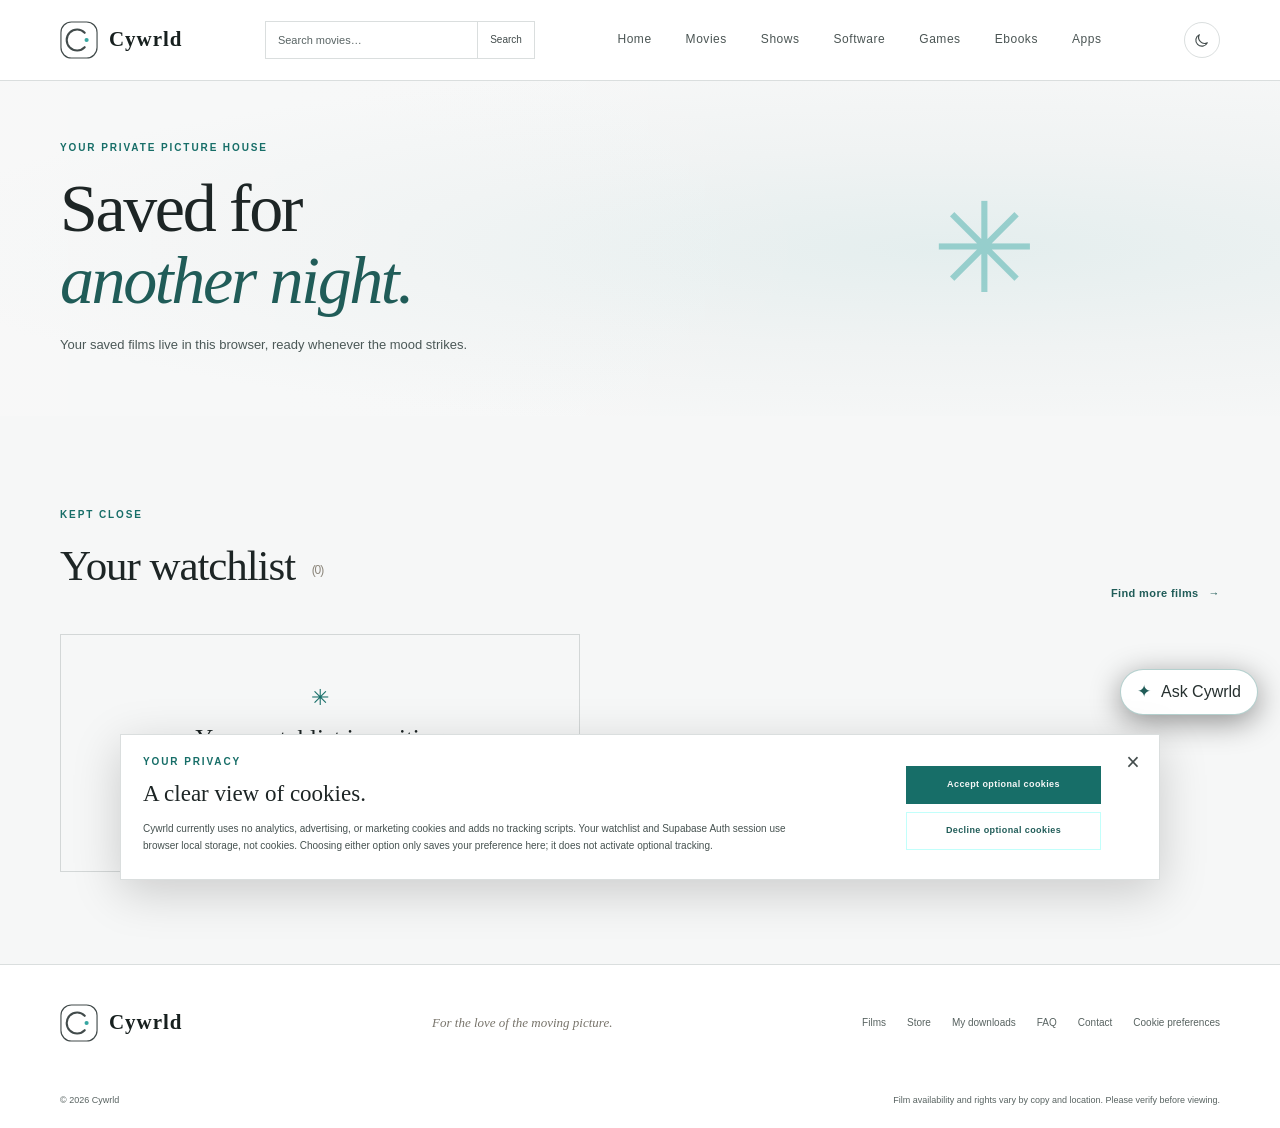
<file: watchlist.html>
<!doctype html>
<html lang="en">
<head>
  <meta charset="utf-8">
  <meta name="viewport" content="width=device-width, initial-scale=1">
  <meta name="theme-color" content="#10100f">
  <meta name="description" content="Your saved films on Cywrld.">
  <title>Your Watchlist — Cywrld</title>
  <link rel="icon" href="assets/favicon.svg" type="image/svg+xml">
  <script src="theme.js"></script>
  <link rel="stylesheet" href="style.css">
  <script src="cookie-consent.js" defer></script>
  <script src="assistant.js" defer></script>
  <script src="supabase-config.js"></script>
  <script src="app.js" defer></script>
</head>
<body>
  <a class="skip-link" href="#main">Skip to content</a>
  <header class="site-header"><div class="header-inner">
    <a class="brand" href="index.html" aria-label="Cywrld home"><svg class="brand-mark" viewBox="0 0 40 40" aria-hidden="true"><rect x="1" y="1" width="38" height="38" rx="11" fill="none" stroke="currentColor" stroke-width="1.2"></rect><path d="M26 12.4a11 11 0 1 0 0 15.2" fill="none" stroke="currentColor" stroke-linecap="round" stroke-width="2.2"></path><circle cx="28" cy="20" r="2.2" fill="#36a6a1"></circle></svg><span class="brand-name">Cywrld</span></a>
    <button class="menu-toggle" type="button" aria-expanded="false" aria-controls="primary-nav"><span class="menu-toggle-label">Menu</span><span class="menu-icon" aria-hidden="true"></span></button>
    <nav class="primary-nav" id="primary-nav" aria-label="Main navigation"><a href="index.html">Home</a><a href="movies.html">Movies</a><a href="shows.html">Shows</a><a href="store.html#software">Software</a><a href="store.html#games">Games</a><a href="store.html#ebooks">Ebooks</a><a href="store.html#apps">Apps</a></nav>
    
  </div></header>
  <main id="main">
    <section class="page-hero compact-hero watchlist-hero"><div class="page-hero-inner"><p class="eyebrow">Your private picture house</p><h1>Saved for<br><em>another night.</em></h1><p>Your saved films live in this browser, ready whenever the mood strikes.</p></div><span class="watchlist-flower" aria-hidden="true">✳</span></section>
    <section class="section section-pad" aria-labelledby="watchlist-heading">
      <div class="section-heading"><div><p class="eyebrow">Kept close</p><h2 id="watchlist-heading">Your watchlist <span class="result-count" data-watchlist-result-count></span></h2></div><a href="movies.html" class="text-link">Find more films <span aria-hidden="true">→</span></a></div>
      <p class="status-message" data-watchlist-status role="status" aria-live="polite"></p>
      <div class="movie-grid" data-watchlist-grid></div>
    </section>
  </main>
  <footer class="site-footer"><div class="footer-main"><a class="brand" href="index.html"><svg class="brand-mark" viewBox="0 0 40 40" aria-hidden="true"><rect x="1" y="1" width="38" height="38" rx="11" fill="none" stroke="currentColor" stroke-width="1.2"></rect><path d="M26 12.4a11 11 0 1 0 0 15.2" fill="none" stroke="currentColor" stroke-linecap="round" stroke-width="2.2"></path><circle cx="28" cy="20" r="2.2" fill="#36a6a1"></circle></svg><span class="brand-name">Cywrld</span></a><p>For the love of the moving picture.</p><nav aria-label="Footer navigation"><a href="movies.html">Films</a><a href="store.html">Store</a><a href="purchases.html">My downloads</a><a href="faq.html">FAQ</a><a href="contact.html">Contact</a><a href="#" data-cookie-preferences>Cookie preferences</a></nav></div><div class="footer-bottom"><span>© <span data-current-year>2026</span> Cywrld</span><span>Film availability and rights vary by copy and location. Please verify before viewing.</span></div></footer>
</body>
</html>
</file>
<file: style.css>
:root {
  color-scheme: dark;
  --ink: #000000;
  --ink-soft: #070a0b;
  --ink-raised: #0d1112;
  --paper: #f1f2f2;
  --paper-dim: #c4c9c9;
  --muted: #8b9191;
  --gold: #36a6a1;
  --gold-light: #c9e2e0;
  --line: rgba(235, 241, 241, .12);
  --serif: Georgia, "Times New Roman", serif;
  --sans: "Segoe UI", Arial, sans-serif;
  --content: 1160px;
}

* { box-sizing: border-box; }
html { scroll-behavior: smooth; }
body { margin: 0; background: var(--ink); color: var(--paper); font: 16px/1.65 var(--sans); -webkit-font-smoothing: antialiased; }
img { display: block; max-width: 100%; }
a { color: inherit; text-decoration: none; }
button, input, select, textarea { font: inherit; }
button, a, select { -webkit-tap-highlight-color: transparent; }
::selection { background: var(--gold); color: var(--ink); }
:focus-visible { outline: 2px solid var(--gold-light); outline-offset: 4px; }
.visually-hidden { position: absolute !important; width: 1px; height: 1px; padding: 0; margin: -1px; overflow: hidden; clip: rect(0, 0, 0, 0); white-space: nowrap; border: 0; }
.skip-link { position: absolute; left: 1rem; top: -4rem; z-index: 100; padding: .7rem 1rem; background: var(--gold); color: var(--ink); }
.skip-link:focus { top: 1rem; }

.site-header { position: sticky; top: 0; z-index: 30; background: rgba(0,0,0,.96); border-bottom: 1px solid rgba(255,255,255,.08); backdrop-filter: blur(14px); }
.header-inner { width: min(calc(100% - 64px), var(--content)); min-height: 80px; margin: auto; display: flex; align-items: center; justify-content: space-between; }
.brand { display: inline-flex; align-items: center; gap: 11px; flex-shrink: 0; }
.brand-mark { width: 38px; height: 38px; display: block; flex: 0 0 auto; color: var(--paper-dim); }
.brand-name { display: inline-block; color: #f0f2f2; font: 600 21px/.95 var(--serif); letter-spacing: .045em; }
.primary-nav { display: flex; align-items: center; gap: 34px; }
.primary-nav a { position: relative; color: #a8b9b9; font-size: 12px; letter-spacing: .045em; transition: color .2s ease; }
.primary-nav a:hover, .primary-nav a.active { color: var(--gold-light); }
.primary-nav a:focus-visible { color: var(--gold-light); }
.header-search-form { width: clamp(195px,22vw,270px); height: 38px; display: flex; flex: 0 1 270px; align-items: center; border: 1px solid var(--line); background: var(--ink-raised); }
.header-search-form input { width: 100%; min-width: 0; height: 100%; padding: 0 12px; border: 0; outline: 0; background: transparent; color: var(--paper); font-size: 11px; }
.header-search-form input::placeholder { color: var(--muted); }
.header-search-form:focus-within { border-color: var(--gold); }
.header-search-form button { height: 100%; padding: 0 12px; border: 0; border-left: 1px solid var(--line); background: transparent; color: var(--paper-dim); font-size: 10px; cursor: pointer; }
.header-search-form button:hover, .header-search-form button:focus-visible { color: var(--gold-light); }
.theme-toggle { width: 36px; height: 36px; display: inline-grid; flex: 0 0 auto; place-items: center; border: 1px solid var(--line); border-radius: 50%; background: transparent; color: var(--paper-dim); cursor: pointer; }
.theme-toggle svg { width: 17px; height: 17px; fill: none; stroke: currentColor; stroke-width: 1.6; stroke-linecap: round; stroke-linejoin: round; }
.theme-toggle:hover, .theme-toggle:focus-visible { border-color: var(--gold); color: var(--gold-light); }
.primary-nav a.active::after { position: absolute; bottom: -11px; left: 0; width: 100%; height: 1px; background: var(--gold); content: ""; }
.watchlist-count { display: inline-grid; min-width: 17px; height: 17px; margin-left: 4px; place-items: center; border-radius: 50%; background: var(--gold); color: var(--ink); font-size: 10px; line-height: 1; }
.menu-toggle { display: none; }

.hero { position: relative; min-height: 620px; overflow: hidden; display: grid; grid-template-columns: 1fr 1fr; align-items: center; background: radial-gradient(ellipse at 74% 48%, #07191a 0, #030909 38%, #000 70%); }
.hero::before { position: absolute; inset: 0; background: linear-gradient(90deg, #000 0%, rgba(0,0,0,.92) 42%, rgba(0,0,0,.15) 100%); content: ""; z-index: 1; }
.hero-content { position: relative; z-index: 2; width: min(550px, calc(100% - 64px)); margin-left: max(32px, calc((100vw - var(--content)) / 2)); padding: 88px 0 90px; }
.eyebrow { margin: 0 0 18px; color: var(--gold); font-size: 10px; font-weight: 600; letter-spacing: .19em; line-height: 1.4; text-transform: uppercase; }
.eyebrow-line { display: inline-block; width: 27px; height: 1px; margin: 0 9px 3px 0; background: var(--gold); }
h1, h2, h3, p { margin-top: 0; }
h1, h2 { font-family: var(--serif); font-weight: 500; }
h1 em, h2 em { color: var(--gold-light); font-weight: 500; }
.hero h1 { margin: 0; font-size: clamp(56px, 6.6vw, 88px); letter-spacing: -.045em; line-height: .99; }
.hero h1 em { display: inline-block; margin-top: 7px; }
.hero-copy { max-width: 405px; margin: 26px 0 28px; color: #b5c8c8; font-size: 14px; line-height: 1.8; }
.hero-actions { display: flex; flex-wrap: wrap; align-items: center; gap: 23px; }
.button { min-height: 48px; display: inline-flex; align-items: center; justify-content: center; gap: 18px; padding: 0 19px; border: 1px solid transparent; cursor: pointer; font-size: 11px; font-weight: 600; letter-spacing: .045em; transition: background .2s ease, border-color .2s ease, color .2s ease, transform .2s ease; }
.button:hover { transform: translateY(-2px); }
.button-gold { background: var(--gold); color: var(--ink); }
.button-gold:hover { background: var(--gold-light); }
.button-outline { border-color: rgba(145,255,247,.55); color: var(--gold-light); background: transparent; }
.button-outline:hover { background: rgba(54,166,161,.1); border-color: var(--gold); }
.button-small { min-height: 41px; padding: 0 13px; font-size: 10px; }
.text-link { display: inline-flex; align-items: center; gap: 10px; color: var(--gold-light); font-size: 11px; font-weight: 600; letter-spacing: .035em; }
.text-link span, .card-more span { transition: transform .2s ease; }
.text-link:hover span, .card-more:hover span { transform: translateX(4px); }
.hero-footnote { margin: 17px 0 0; color: #77736a; font-size: 10px; letter-spacing: .03em; }
.hero-art { position: absolute; z-index: 0; top: 0; right: 0; bottom: 0; width: 57%; overflow: hidden; }
.hero-orbit { position: absolute; top: 50%; left: 50%; border: 1px solid rgba(54,166,161,.17); border-radius: 50%; transform: translate(-50%,-50%); }
.orbit-one { width: 470px; height: 470px; }
.orbit-two { width: 620px; height: 620px; }
.spotlight { position: absolute; top: 4%; left: 36%; width: 58%; height: 90%; background: linear-gradient(180deg, rgba(54,166,161,.1), transparent 83%); clip-path: polygon(43% 0, 57% 0, 100% 100%, 0 100%); }
.hero-poster { position: absolute; top: 50%; left: 53%; width: clamp(230px, 27vw, 340px); aspect-ratio: 2 / 3; padding: 9px; background: #36a6a1; box-shadow: 0 35px 85px rgba(0,0,0,.55); transform: translate(-50%,-47%) rotate(4deg); }
.hero-poster img { width: 100%; height: 100%; object-fit: cover; }
.hero-caption, .hero-year { position: absolute; z-index: 1; color: var(--gold-light); font: italic 14px/1.4 var(--serif); letter-spacing: .04em; }
.hero-caption { top: 25%; right: 12%; }
.hero-year { right: 15%; bottom: 17%; font: 10px var(--sans); letter-spacing: .17em; }
.hero-year i { padding: 0 8px; color: var(--gold); font-style: normal; }
.hero-grain { position: absolute; z-index: 2; inset: 0; pointer-events: none; opacity: .17; background-image: url("data:image/svg+xml,%3Csvg viewBox='0 0 180 180' xmlns='http://www.w3.org/2000/svg'%3E%3Cfilter id='n'%3E%3CfeTurbulence type='fractalNoise' baseFrequency='.9' numOctaves='3' stitchTiles='stitch'/%3E%3C/filter%3E%3Crect width='100%25' height='100%25' filter='url(%23n)' opacity='.18'/%3E%3C/svg%3E"); }
.intro-strip { min-height: 68px; display: flex; align-items: center; justify-content: center; gap: clamp(25px, 6vw, 95px); border-top: 1px solid var(--line); border-bottom: 1px solid var(--line); color: #9fb4b4; font-size: 10px; letter-spacing: .055em; }
.intro-strip p { margin: 0; }
.intro-strip p span:not(.strip-icon) { padding: 0 8px; color: var(--gold); }
.strip-icon { padding-right: 8px; color: var(--gold); }
.intro-strip a { color: var(--gold-light); font-size: 10px; }
.intro-strip a span { padding-left: 7px; }
.section { max-width: var(--content); margin: auto; }
.section-pad { padding: 92px 0; }
.section-heading { display: flex; align-items: end; justify-content: space-between; gap: 20px; margin-bottom: 32px; }
.section-heading .eyebrow { margin-bottom: 9px; }
.section-heading h2 { margin-bottom: 0; font-size: clamp(30px, 4vw, 43px); letter-spacing: -.025em; }
.movie-grid { display: grid; grid-template-columns: repeat(3, minmax(0,1fr)); gap: 25px; }
.movie-card { min-width: 0; background: #070a0b; }
.card-poster-wrap { position: relative; overflow: hidden; background: #071112; }
.card-poster { display: block; aspect-ratio: 4 / 4.6; overflow: hidden; }
.card-poster img { width: 100%; height: 100%; object-fit: cover; transition: transform .45s ease, filter .3s ease; }
.movie-card:hover .card-poster img { transform: scale(1.035); filter: brightness(1.08); }
.favorite-button { display: inline-flex; align-items: center; justify-content: center; gap: 8px; border: 1px solid rgba(145,255,247,.65); background: rgba(0,0,0,.83); color: var(--gold-light); cursor: pointer; }
.card-poster-wrap > .favorite-button { position: absolute; top: 13px; right: 13px; width: 38px; height: 38px; border-radius: 50%; font-size: 17px; transition: background .2s ease, color .2s ease; }
.favorite-button:hover, .favorite-button.is-saved { background: var(--gold); color: var(--ink); }
.poster-year { position: absolute; bottom: 12px; left: 12px; padding: 4px 8px; background: rgba(16,16,15,.8); color: #e8d8bb; font-size: 9px; letter-spacing: .11em; }
.card-copy { padding: 20px 19px 18px; }
.card-genres, .detail-genres { display: flex; flex-wrap: wrap; gap: 7px; }
.card-genres { margin-bottom: 10px; }
.card-genres span, .detail-genres span { color: var(--gold); font-size: 9px; letter-spacing: .1em; text-transform: uppercase; }
.card-genres span + span::before { padding-right: 7px; color: #645c4f; content: "·"; }
.card-copy h3 { margin: 0 0 3px; font: 500 22px/1.25 var(--serif); }
.card-copy h3 a:hover { color: var(--gold-light); }
.card-director { margin: 0; color: #8f897f; font-size: 10px; }
.card-more { display: inline-flex; align-items: center; gap: 8px; margin-top: 19px; color: var(--paper-dim); font-size: 10px; }
.loading-note { color: var(--muted); font-size: 12px; }
.quote-band { position: relative; min-height: 235px; display: flex; flex-direction: column; align-items: center; justify-content: center; overflow: hidden; background: #070a0b; text-align: center; }
.quote-band::before, .quote-band::after { position: absolute; top: 50%; width: 20%; height: 1px; background: linear-gradient(90deg, transparent, rgba(54,166,161,.35)); content: ""; }
.quote-band::before { left: 0; }
.quote-band::after { right: 0; transform: rotate(180deg); }
.quote-mark { height: 37px; color: var(--gold); font: 65px/.9 var(--serif); }
.quote-band blockquote { margin: 9px 15px 12px; font: italic clamp(20px,3.2vw,31px)/1.45 var(--serif); }
.quote-band p { margin: 0; color: #827d72; font-size: 9px; letter-spacing: .17em; }
.watchlist-promo { display: flex; align-items: center; justify-content: space-between; gap: 45px; overflow: hidden; }
.promo-copy { max-width: 430px; }
.promo-copy h2 { margin: 0 0 17px; font-size: clamp(37px, 5vw, 53px); line-height: 1.12; }
.promo-copy > p:not(.eyebrow) { max-width: 380px; margin-bottom: 24px; color: #9fb4b4; font-size: 13px; }
.promo-poster-stack { position: relative; width: 45%; height: 315px; }
.promo-poster-stack img { position: absolute; top: 20px; width: 178px; height: 267px; object-fit: cover; box-shadow: 0 22px 45px rgba(0,0,0,.45); }
.promo-poster-stack img:first-child { left: 7%; transform: rotate(-13deg); }
.promo-poster-stack img:nth-child(2) { left: 34%; z-index: 1; transform: translateY(-9px); }
.promo-poster-stack img:last-child { left: 61%; transform: rotate(12deg); }

.site-footer { padding: 39px max(32px, calc((100vw - var(--content)) / 2)) 20px; border-top: 1px solid var(--line); background: #000; }
.footer-main { display: flex; align-items: center; justify-content: space-between; gap: 24px; padding-bottom: 34px; }
.footer-main > p { margin: 0; color: #78746b; font: italic 13px var(--serif); }
.footer-main nav { display: flex; gap: 21px; }
.footer-main nav a, .footer-bottom { color: #8d887e; font-size: 10px; }
.footer-main nav a:hover { color: var(--gold-light); }
.footer-bottom { display: flex; justify-content: space-between; gap: 20px; padding-top: 16px; border-top: 1px solid rgba(255,255,255,.07); font-size: 9px; }

.page-hero { position: relative; min-height: 345px; display: flex; align-items: center; overflow: hidden; background: radial-gradient(ellipse at 75% 50%, #07191a 0, #05090a 36%, #000 75%); }
.page-hero::after { position: absolute; inset: 0; background: linear-gradient(90deg, rgba(16,16,15,.12), transparent 70%); content: ""; pointer-events: none; }
.page-hero-inner { position: relative; z-index: 1; width: min(var(--content), calc(100% - 64px)); margin: auto; padding: 58px 0; }
.page-hero h1 { margin: 0; font-size: clamp(45px,6vw,68px); letter-spacing: -.035em; line-height: 1.05; }
.page-hero-inner > p:last-child { max-width: 470px; margin: 18px 0 0; color: #b2c8c8; font-size: 13px; }
.compact-hero { min-height: 335px; }
.page-number { position: absolute; right: max(32px, calc((100vw - var(--content)) / 2)); bottom: 35px; color: #777168; font-size: 9px; letter-spacing: .14em; }
.catalog-section { min-height: 440px; }
.catalog-toolbar { display: flex; flex-direction: column; gap: 26px; margin-bottom: 20px; }
.catalog-toolbar h2 { margin: 0; font-size: 34px; }
.result-count { padding-left: 7px; color: #8b857a; font: 12px var(--sans); vertical-align: middle; }
.catalog-filters { display: grid; grid-template-columns: minmax(220px,1.8fr) repeat(3,minmax(120px,1fr)) auto auto; gap: 9px; }
.catalog-filters label { min-width: 0; }
.catalog-filters input, .catalog-filters select, .contact-form input, .contact-form select, .contact-form textarea { width: 100%; min-height: 43px; padding: 0 13px; border: 1px solid rgba(235,241,241,.17); border-radius: 0; background: #070a0b; color: var(--paper); font-size: 11px; }
.catalog-filters input::placeholder, .contact-form input::placeholder, .contact-form textarea::placeholder { color: #777269; }
.search-field { position: relative; }
.search-field > span:not(.visually-hidden) { position: absolute; top: 7px; left: 13px; color: var(--gold); font-size: 23px; }
.search-field input { padding-left: 40px; }
.catalog-filters select { color: #c7c0b5; }
.catalog-grid { margin-top: 25px; }
.status-message { min-height: 18px; margin: 0; color: #91c7c4; font-size: 11px; }
.status-message:empty { display: none; }
.storage-warning { margin: 0; color: #c9e2e0; }
.rights-note { display: flex; align-items: start; gap: 14px; max-width: var(--content); margin: 10px auto 70px; padding: 20px 25px; border: 1px solid rgba(54,166,161,.2); color: #aabbbb; font-size: 11px; line-height: 1.75; }
.rights-note > span { color: var(--gold); }
.rights-note p { margin: 0; }
.rights-note strong { color: var(--paper-dim); font-weight: 600; }
.rights-note a { color: var(--gold-light); text-decoration: underline; text-underline-offset: 3px; }
.empty-state { grid-column: 1/-1; max-width: 520px; padding: 45px 25px; border: 1px solid var(--line); text-align: center; }
.empty-state > span { color: var(--gold); font-size: 22px; }
.empty-state h3 { margin: 9px 0; font: 500 25px var(--serif); }
.empty-state p { margin: 0 auto 18px; color: #9f998d; font-size: 12px; }

.detail-hero { position: relative; overflow: hidden; background: #050808; }
.detail-backdrop { position: absolute; inset: 0 0 0 37%; opacity: .15; background-image: linear-gradient(90deg,#050808 0,transparent 50%),url("assets/posters/metropolis.svg"); background-position: center, 50% 38%; background-size: cover; filter: blur(2px); }
.detail-hero-inner { position: relative; z-index: 1; width: min(var(--content),calc(100% - 64px)); min-height: 500px; margin: auto; display: grid; grid-template-columns: 290px 1fr; align-items: center; gap: 72px; padding: 72px 0 55px; }
.back-link { position: absolute; top: 27px; left: 0; color: #b2ab9f; font-size: 10px; }
.back-link:hover { color: var(--gold-light); }
.detail-poster { width: 100%; max-width: 290px; aspect-ratio: 2/3; padding: 7px; background: #36a6a1; box-shadow: 0 18px 50px rgba(0,0,0,.5); }
.detail-poster img { width: 100%; height: 100%; object-fit: cover; }
.detail-intro { max-width: 650px; }
.detail-intro .eyebrow span { padding: 0 8px; color: #84765e; }
.detail-intro h1 { margin: 0; font-size: clamp(47px,7vw,76px); letter-spacing: -.04em; line-height: 1.04; }
.detail-tagline { max-width: 500px; margin: 18px 0 17px; color: #b5cbca; font: italic 18px/1.5 var(--serif); }
.detail-genres { gap: 15px; }
.detail-actions { display: flex; flex-wrap: wrap; gap: 10px; margin-top: 27px; }
.detail-favorite { min-height: 48px; padding: 0 15px; font-size: 10px; }
.detail-body { display: grid; grid-template-columns: 1fr 270px; gap: 70px; }
.film-notes { max-width: 660px; }
.film-notes h2 { margin: 0 0 20px; font-size: clamp(34px,4.5vw,48px); line-height: 1.12; }
.film-synopsis { max-width: 660px; margin-bottom: 28px; color: #b7b0a4; font-size: 14px; line-height: 1.9; }
.film-credit { display: grid; grid-template-columns: 140px 1fr; max-width: 510px; margin: 0; padding: 12px 0; border-top: 1px solid var(--line); color: #d0e2e2; font-size: 11px; }
.film-credit span { color: #777269; font-size: 9px; letter-spacing: .12em; }
.detail-side-note { align-self: center; padding: 24px; border-left: 1px solid var(--gold); background: #070b0c; }
.detail-side-note > span { color: var(--gold); }
.detail-side-note p { margin: 10px 0 0; color: #aaa497; font: italic 15px/1.65 var(--serif); }
.watch-panel { max-width: var(--content); margin: 0 auto 82px; padding: 30px; background: #070a0b; border: 1px solid var(--line); }
.watch-panel-heading { display: flex; align-items: center; justify-content: space-between; gap: 20px; margin-bottom: 20px; }
.watch-panel-heading .eyebrow { margin-bottom: 6px; }
.watch-panel-heading h2, .unavailable-panel h2 { margin: 0; font: 500 30px var(--serif); }
.screening-tag { color: var(--gold); font-size: 9px; letter-spacing: .15em; }
.film-player { display: block; width: 100%; max-height: 640px; background: #050505; }
.video-notice { margin: 17px 0 0; color: #aaa497; font-size: 11px; line-height: 1.7; }
.video-notice code, code { padding: 2px 5px; background: #292720; color: var(--gold-light); font-size: .95em; }
.video-notice.is-error { color: #c9e2e0; }
.unavailable-panel { max-width: var(--content); }
.unavailable-panel .eyebrow { margin-bottom: 8px; }
.unavailable-panel p:last-child { max-width: 660px; margin: 12px 0 0; color: #aaa497; font-size: 12px; }
.detail-next { padding: 54px 24px 85px; border-top: 1px solid var(--line); text-align: center; }
.detail-next .eyebrow { margin-bottom: 10px; }
.detail-next h2 { margin: 0 0 20px; font-size: 37px; line-height: 1.1; }
.detail-loading { min-height: 65vh; display: grid; place-items: center; }

.about-hero { min-height: 425px; }
.about-hero .page-hero-inner { max-width: var(--content); }
.about-hero-art { position: absolute; top: 45px; right: max(85px,calc((100vw - var(--content))/2 + 90px)); width: 205px; aspect-ratio: 2/3; transform: rotate(7deg); box-shadow: 0 25px 60px rgba(0,0,0,.45); }
.about-hero-art img { width: 100%; height: 100%; object-fit: cover; }
.story-section { display: grid; grid-template-columns: 1fr 2.4fr; gap: 55px; }
.story-label { display: flex; align-items: start; gap: 13px; padding-top: 8px; color: #8a8479; font-size: 10px; letter-spacing: .1em; text-transform: uppercase; }
.story-label span { color: var(--gold); }
.story-label p { margin: 0; }
.story-copy { max-width: 620px; }
.story-copy h2 { margin: 0 0 18px; font-size: clamp(38px,5vw,53px); line-height: 1.1; }
.story-copy > p { color: #aaa497; font-size: 13px; line-height: 1.9; }
.values-band { display: grid; grid-template-columns: repeat(3,1fr); gap: 40px; padding: 58px max(32px,calc((100vw - var(--content))/2)); background: #070a0b; }
.values-band article { max-width: 320px; }
.values-band article > span { color: var(--gold); font-size: 21px; }
.values-band h3 { margin: 11px 0 8px; font: 500 21px var(--serif); }
.values-band p { margin: 0; color: #9d978c; font-size: 11px; line-height: 1.8; }
.about-close { text-align: center; }
.about-close h2 { margin: 0 0 22px; font-size: 42px; }
.contact-hero { min-height: 340px; }
.contact-star { position: absolute; right: 17%; top: 50%; color: rgba(54,166,161,.55); font-size: 116px; transform: translateY(-50%); }
.contact-layout { display: grid; grid-template-columns: .85fr 1.15fr; gap: 85px; }
.contact-aside h2 { margin: 0 0 18px; font-size: clamp(35px,4.6vw,49px); line-height: 1.13; }
.contact-aside > p:not(.eyebrow) { max-width: 340px; margin-bottom: 20px; color: #aaa497; font-size: 12px; }
.contact-form { display: grid; grid-template-columns: 1fr; }
.contact-form label { margin: 0 0 7px; color: #c8c0b3; font-size: 10px; }
.contact-form input, .contact-form select, .contact-form textarea { margin: 0 0 18px; font-size: 12px; }
.contact-form textarea { min-height: 140px; padding: 12px 13px; resize: vertical; }
.contact-form select:invalid { color: #777269; }
.contact-form .button { justify-self: start; }
.form-status { margin: 15px 0 0; color: #968f83; font-size: 10px; line-height: 1.6; }
.form-status.is-confirmation { color: var(--gold-light); }
.faq-hero { min-height: 335px; }
.faq-list { max-width: 880px; }
.faq-list details { border-bottom: 1px solid var(--line); }
.faq-list details:first-child { border-top: 1px solid var(--line); }
.faq-list summary { position: relative; padding: 22px 35px 22px 0; color: #e5ded2; cursor: pointer; font: 500 19px/1.4 var(--serif); list-style: none; }
.faq-list summary::-webkit-details-marker { display: none; }
.faq-list summary::after { position: absolute; top: 20px; right: 4px; color: var(--gold); content: "+"; font: 22px var(--sans); }
.faq-list details[open] summary::after { content: "−"; }
.faq-list details p { max-width: 720px; padding: 0 35px 21px 0; margin: 0; color: #aaa497; font-size: 12px; line-height: 1.8; }
.faq-list code { white-space: nowrap; }
.watchlist-hero { min-height: 335px; }
.watchlist-flower { position: absolute; right: 19%; top: 50%; color: rgba(54,166,161,.45); font-size: 125px; transform: translateY(-50%); }

@media (max-width: 1200px) {
  .section, .detail-body, .watch-panel { width: calc(100% - 64px); }
  .catalog-filters { grid-template-columns: minmax(180px,1.5fr) repeat(3,minmax(105px,1fr)) auto auto; }
}
@media (max-width: 760px) {
  .header-inner { width: calc(100% - 36px); min-height: 68px; }
  .menu-toggle { display: inline-flex; align-items: center; gap: 10px; padding: 8px 0 8px 8px; border: 0; background: transparent; color: var(--paper); cursor: pointer; }
  .menu-toggle-label { color: #c5beb2; font-size: 10px; }
  .menu-icon, .menu-icon::before, .menu-icon::after { width: 19px; height: 1px; background: var(--gold); }
  .menu-icon { position: relative; display: block; }
  .menu-icon::before, .menu-icon::after { position: absolute; left: 0; content: ""; }
  .menu-icon::before { top: -6px; }
  .menu-icon::after { top: 6px; }
  .primary-nav { position: absolute; top: 120px; right: 0; left: 0; display: none; flex-direction: column; align-items: stretch; gap: 0; padding: 7px 18px 15px; border-bottom: 1px solid var(--line); background: #000; }
  .primary-nav.is-open { display: flex; }
  .primary-nav a { padding: 12px 4px; border-bottom: 1px solid rgba(255,255,255,.055); }
  .primary-nav a.active::after { display: none; }
  .hero { min-height: 700px; display: block; }
  .hero::before { background: linear-gradient(180deg,rgba(0,0,0,.12) 0,#000 48%,#000 83%); }
  .hero-art { top: 0; right: 0; width: 100%; height: 410px; }
  .hero-poster { top: 45%; left: 57%; width: 214px; }
  .orbit-one { width: 350px; height: 350px; }
  .orbit-two { width: 480px; height: 480px; }
  .hero-caption { top: 20%; right: 9%; }
  .hero-year { right: 7%; bottom: 13%; }
  .hero-content { z-index: 3; width: calc(100% - 40px); margin: 0 20px; padding: 355px 0 44px; }
  .hero h1 { font-size: clamp(52px,14vw,75px); }
  .hero-copy { max-width: 360px; margin: 17px 0 20px; font-size: 12px; }
  .hero-footnote { margin-top: 12px; }
  .intro-strip { flex-wrap: wrap; justify-content: center; gap: 9px 22px; padding: 16px 18px; text-align: center; }
  .section, .detail-body, .watch-panel { width: calc(100% - 40px); }
  .section-pad { padding: 62px 0; }
  .section-heading { align-items: start; }
  .section-heading h2 { font-size: 30px; }
  .section-heading > .text-link { margin-top: 22px; white-space: nowrap; font-size: 9px; }
  .movie-grid { grid-template-columns: repeat(2,minmax(0,1fr)); gap: 15px; }
  .card-poster { aspect-ratio: 4/4.8; }
  .card-copy { padding: 13px 12px 14px; }
  .card-copy h3 { font-size: 18px; }
  .card-genres span { font-size: 8px; }
  .card-more { margin-top: 13px; font-size: 9px; }
  .quote-band { min-height: 195px; }
  .quote-band::before, .quote-band::after { width: 11%; }
  .watchlist-promo { flex-direction: column; align-items: start; gap: 35px; }
  .promo-poster-stack { width: 100%; height: 240px; }
  .promo-poster-stack img { width: 130px; height: 195px; }
  .promo-poster-stack img:first-child { left: 5%; }
  .promo-poster-stack img:nth-child(2) { left: 33%; }
  .promo-poster-stack img:last-child { left: 61%; }
  .footer-main { flex-wrap: wrap; }
  .footer-main > p { order: 3; width: 100%; }
  .footer-main nav { flex-wrap: wrap; gap: 14px; }
  .footer-bottom { flex-direction: column; gap: 7px; }
  .page-hero-inner { width: calc(100% - 40px); }
  .compact-hero { min-height: 300px; }
  .catalog-filters { grid-template-columns: 1fr 1fr; }
  .search-field { grid-column: 1/-1; }
  .catalog-filters .button { min-height: 43px; }
  .rights-note { width: calc(100% - 40px); margin-bottom: 48px; padding: 16px; }
  .detail-hero-inner { width: calc(100% - 40px); min-height: 0; grid-template-columns: 130px 1fr; align-items: end; gap: 20px; padding: 73px 0 35px; }
  .detail-poster { max-width: 130px; padding: 4px; }
  .detail-intro h1 { font-size: clamp(32px,8vw,48px); }
  .detail-intro .eyebrow { font-size: 8px; }
  .detail-tagline { margin: 9px 0; font-size: 13px; }
  .detail-genres { gap: 8px; }
  .detail-genres span { font-size: 8px; }
  .detail-actions { grid-column: 1/-1; margin-top: 0; }
  .detail-actions .button { min-height: 42px; gap: 8px; padding: 0 12px; font-size: 9px; }
  .detail-body { grid-template-columns: 1fr; gap: 28px; }
  .film-credit { grid-template-columns: 112px 1fr; }
  .detail-side-note { max-width: 420px; }
  .watch-panel { padding: 19px; margin-bottom: 55px; }
  .watch-panel-heading h2, .unavailable-panel h2 { font-size: 24px; }
  .screening-tag { font-size: 8px; }
  .about-hero-art { right: 8%; top: 61px; width: 120px; opacity: .58; }
  .about-hero .page-hero-inner { padding-right: 85px; }
  .story-section { grid-template-columns: 1fr; gap: 23px; }
  .values-band { grid-template-columns: 1fr; gap: 27px; padding: 43px 24px; }
  .contact-layout { grid-template-columns: 1fr; gap: 40px; }
  .contact-star { right: 9%; font-size: 70px; }
  .contact-hero .page-hero-inner { padding-right: 58px; }
  .watchlist-flower { right: 7%; font-size: 76px; }
  .faq-list summary { font-size: 17px; }
}
@media (max-width: 390px) {
  .brand-name { font-size: 13px; }
  .hero-actions { align-items: start; flex-direction: column; gap: 15px; }
  .movie-grid { gap: 10px; }
  .detail-hero-inner { grid-template-columns: 105px 1fr; gap: 13px; }
  .detail-poster { max-width: 105px; }
  .detail-intro h1 { font-size: 29px; }
}
@media (prefers-reduced-motion: reduce) {
  *, *::before, *::after { scroll-behavior: auto !important; transition-duration: .01ms !important; animation-duration: .01ms !important; animation-iteration-count: 1 !important; }
}

.admin-top-nav { display: flex; align-items: center; gap: 22px; }
.admin-top-nav a { color: var(--paper-dim); font-size: 11px; }
.admin-mode { padding: 5px 8px; border: 1px solid rgba(54,166,161,.35); color: var(--gold); font-size: 8px; letter-spacing: .14em; }
.admin-main { width: min(var(--content),calc(100% - 64px)); margin: 0 auto; padding: 68px 0 90px; }
.admin-heading, .admin-panel-top { display: flex; align-items: center; justify-content: space-between; gap: 25px; }
.admin-heading { margin-bottom: 32px; }
.admin-heading h1 { margin: 0; font-size: clamp(42px,6vw,63px); line-height: 1.05; }
.admin-heading > div > p:last-child { margin: 14px 0 0; color: var(--muted); font-size: 12px; }
.admin-stamp { width: 77px; height: 77px; display: grid; place-content: center; border: 1px solid var(--gold); border-radius: 50%; color: var(--gold); font: italic 35px/.82 var(--serif); text-align: center; }
.admin-stamp small { padding-top: 5px; font: 8px var(--sans); letter-spacing: .16em; }
.admin-setup-card, .admin-auth-card, .admin-denied-card { max-width: 730px; margin: 30px auto 72px; padding: clamp(24px,5vw,48px); border: 1px solid rgba(54,166,161,.28); background: #050909; }
.admin-setup-card h2, .admin-auth-card h2, .admin-denied-card h2, .admin-panel-top h2 { margin: 0 0 12px; font-size: clamp(28px,4vw,38px); }
.admin-setup-card > p:not(.eyebrow), .admin-auth-card > p:not(.eyebrow), .admin-denied-card > p:not(.eyebrow) { color: #a7b9b8; font-size: 12px; }
.admin-setup-card ol { padding-left: 21px; color: var(--paper-dim); font-size: 12px; }
.admin-setup-card li { padding: 5px 0; }
.admin-setup-card a { color: var(--gold-light); text-decoration: underline; text-underline-offset: 3px; }
.setup-status { margin: 16px 0 0; color: var(--gold-light); font-size: 11px; }
.admin-login-form { max-width: 430px; display: grid; grid-template-columns: 1fr; margin-top: 25px; }
.admin-login-form label { margin-bottom: 7px; color: var(--paper-dim); font-size: 10px; }
.admin-login-form input, .admin-form input:not([type=checkbox]):not([type=file]), .admin-form select, .admin-form textarea { width: 100%; min-height: 43px; margin-bottom: 17px; padding: 10px 12px; border: 1px solid rgba(235,241,241,.17); border-radius: 0; background: #020404; color: var(--paper); font-size: 12px; }
.admin-login-form .button { justify-self: start; margin-top: 5px; }
.auth-mode-toggle { justify-self: start; margin-top: 14px; padding: 0; border: 0; background: transparent; color: var(--gold-light); cursor: pointer; font-size: 11px; text-decoration: underline; text-underline-offset: 3px; }
.admin-login-method { margin-top: 20px; }
.google-login-method { padding-top: 20px; border-top: 1px solid var(--line); }
.google-auth-button { min-height: 46px; }
.google-g-mark { display: inline-grid; width: 19px; height: 19px; place-items: center; border-radius: 50%; background: #fff; color: #4285f4; font: 700 13px Arial,sans-serif; }
.field-help, .auth-provider-note { display: block; margin-top: 5px; color: #829392; font-size: 10px; line-height: 1.6; }
.admin-status { min-height: 17px; margin: 12px 0 0; color: var(--gold-light); font-size: 11px; line-height: 1.6; }
.admin-panel-top { margin-bottom: 15px; }
.admin-panel-top .eyebrow { overflow-wrap: anywhere; }
.admin-panel-top h2 { margin: 0; }
.admin-security-note { margin: 0 0 27px; padding: 13px 16px; border-left: 2px solid var(--gold); background: #050909; color: #a6b7b6; font-size: 11px; }
.admin-metrics { display: grid; grid-template-columns: repeat(4,minmax(0,1fr)); gap: 12px; margin-bottom: 50px; }
.admin-metrics article { min-height: 115px; display: flex; flex-direction: column; align-items: start; justify-content: center; padding: 17px; border: 1px solid var(--line); background: #050808; }
.admin-metrics article span { color: #91a5a4; font-size: 8px; letter-spacing: .13em; }
.admin-metrics article strong { margin-top: 7px; color: var(--gold-light); font: 500 31px var(--serif); }
.admin-metrics article small { color: #788786; font-size: 9px; }
.admin-workspace, .admin-editor-section, .admin-inbox-section { margin-top: 48px; }
.admin-section-heading { display: flex; align-items: end; justify-content: space-between; gap: 20px; margin-bottom: 15px; }
.admin-section-heading .eyebrow { margin-bottom: 7px; }
.admin-section-heading h2 { margin: 0; font-size: clamp(27px,4vw,36px); }
.admin-toolbar-actions { display: flex; flex-wrap: wrap; gap: 8px; }
.admin-catalog-tools { display: grid; grid-template-columns: minmax(180px,1fr) minmax(155px,.42fr) auto; gap: 9px; margin: 17px 0 15px; }
.admin-catalog-tools select { width: 100%; min-height: 43px; padding: 0 12px; border: 1px solid rgba(235,241,241,.17); background: #070a0b; color: var(--paper-dim); font-size: 11px; }
.admin-catalog-tools .button { min-height: 43px; }
.admin-table-wrap { overflow-x: auto; border: 1px solid var(--line); }
.admin-table { width: 100%; border-collapse: collapse; min-width: 730px; background: #030606; text-align: left; }
.admin-table th { padding: 12px; color: #8fa4a3; font-size: 8px; font-weight: 600; letter-spacing: .1em; text-transform: uppercase; }
.admin-table td { padding: 12px; border-top: 1px solid rgba(235,241,241,.08); color: #b9c9c8; font-size: 10px; }
.admin-table-empty, .admin-table tbody > tr > td[colspan] { padding: 24px !important; color: #92a5a4 !important; text-align: center; }
.admin-film-cell { display: flex; align-items: center; gap: 11px; min-width: 190px; }
.admin-film-cell img { width: 40px; height: 56px; object-fit: cover; background: #071112; }
.admin-film-cell div { display: grid; gap: 3px; }
.admin-film-cell strong { color: var(--paper); font: 500 15px var(--serif); }
.admin-film-cell small { color: #849291; font-size: 9px; }
.admin-flag { display: inline-block; margin: 2px 4px 2px 0; padding: 3px 5px; border: 1px solid rgba(235,241,241,.11); color: #798786; font-size: 8px; white-space: nowrap; }
.admin-flag.active { border-color: rgba(54,166,161,.35); color: var(--gold-light); }
.admin-row-actions { white-space: nowrap; text-align: right; }
.table-action { padding: 5px 7px; border: 0; background: transparent; color: var(--gold-light); cursor: pointer; font-size: 9px; text-decoration: underline; text-underline-offset: 3px; }
.table-action:hover { color: #fff; }
.delete-action { color: #ff9b9b; }
.admin-form { padding: 22px; border: 1px solid var(--line); background: #030606; }
.admin-form-grid { display: grid; grid-template-columns: repeat(2,minmax(0,1fr)); gap: 0 18px; }
.admin-form-grid > label { color: var(--paper-dim); font-size: 10px; }
.admin-form-grid .field-span { grid-column: 1/-1; }
.admin-form textarea { min-height: 105px; resize: vertical; }
.admin-form input[type=file] { display: block; margin: 11px 0; color: #a9b9b8; font-size: 10px; }
.poster-preview { max-width: 100px; max-height: 150px; object-fit: contain; background: #071112; }
.admin-checkboxes { display: flex; flex-wrap: wrap; gap: 12px 22px; padding: 14px 0; }
.admin-checkboxes label { display: inline-flex; align-items: center; gap: 8px; color: var(--paper-dim); font-size: 11px; }
.admin-checkboxes input { accent-color: var(--gold); }
.admin-checkboxes p { flex-basis: 100%; margin: 0; color: #819291; font-size: 10px; }
.admin-form-actions { display: flex; flex-wrap: wrap; gap: 9px; margin-top: 10px; }
.inbox-message { margin: 12px 0; padding: 19px; border: 1px solid var(--line); background: #030606; }
.inbox-message-meta { display: flex; justify-content: space-between; gap: 15px; }
.inbox-message-meta h3 { margin: 0 0 3px; font: 500 20px var(--serif); }
.inbox-message-meta a, .inbox-message-meta time { color: #93a5a4; font-size: 10px; }
.inbox-subject { margin: 14px 0 5px; color: var(--gold-light); font-size: 10px; text-transform: uppercase; }
.inbox-message-body { white-space: pre-wrap; color: #c1cfce; font-size: 12px; }
.admin-empty { padding: 30px; border: 1px dashed rgba(235,241,241,.16); color: #91a5a4; text-align: center; }
.admin-empty span { color: var(--gold); font-size: 20px; }
.admin-empty p { margin: 7px 0 0; font-size: 11px; }

.privacy-notice { position: fixed; z-index: 50; right: 20px; bottom: 20px; left: 20px; max-width: 1040px; display: grid; grid-template-columns: 1fr auto; align-items: center; gap: 22px; margin: 0 auto; padding: 20px 58px 19px 22px; border: 1px solid rgba(54,166,161,.45); background: rgba(0,5,6,.97); box-shadow: 0 12px 55px rgba(0,0,0,.75); }
.privacy-notice[hidden] { display: none; }
.privacy-copy .eyebrow { margin-bottom: 6px; }
.privacy-copy h2 { margin: 0 0 7px; font-size: 23px; }
.privacy-copy > p:not(.eyebrow):not(.privacy-status) { max-width: 680px; margin: 0; color: #b2c7c6; font-size: 10px; line-height: 1.7; }
.privacy-status { margin: 6px 0 0; color: var(--gold-light); font-size: 9px; }
.privacy-actions { display: flex; flex-direction: column; gap: 8px; }
.privacy-actions .button { min-height: 38px; width: 195px; font-size: 9px; }
.privacy-close { position: absolute; top: 8px; right: 10px; width: 32px; height: 32px; border: 0; background: transparent; color: var(--paper-dim); cursor: pointer; font-size: 23px; }

.account-layout { display: grid; grid-template-columns: 1.15fr .85fr; align-items: start; gap: 55px; }
.account-card { min-height: 300px; padding: clamp(24px,4vw,40px); border: 1px solid var(--line); background: #050909; }
.account-card h2, .account-note h2 { margin: 0 0 13px; font-size: clamp(28px,4vw,38px); line-height: 1.18; }
.account-card > div > p:not(.eyebrow), .account-small { color: #a6b9b8; font-size: 11px; line-height: 1.75; }
.account-auth-form { display: grid; max-width: 420px; }
.account-auth-form label, .thread-reply-form label { margin: 0 0 6px; color: var(--paper-dim); font-size: 10px; }
.account-auth-form input, .thread-reply-form input, .thread-reply-form select, .thread-reply-form textarea { width: 100%; min-height: 43px; margin: 0 0 16px; padding: 10px 12px; border: 1px solid rgba(235,241,241,.17); background: #020404; color: var(--paper); font-size: 12px; }
.account-auth-form .button { justify-self: start; }
.account-google-method { margin-top: 22px; padding-top: 18px; border-top: 1px solid var(--line); }
.account-signed-email { margin: 0 0 22px; color: var(--gold-light); font-size: 12px; }
.account-signed-email + .button { margin-right: 7px; }
.account-note { padding: 23px; border-left: 1px solid var(--gold); background: #060a0b; }
.account-note > span { color: var(--gold); }
.account-note h2 { margin-top: 12px; }
.account-note p { color: #9fb4b4; font-size: 11px; line-height: 1.8; }
.account-hero, .messages-hero { min-height: 305px; }
.contact-compose { min-width: 0; }
.contact-auth-status { padding: 14px; border: 1px solid rgba(54,166,161,.22); color: #b4c9c8; font-size: 11px; }
.contact-auth-status a, .message-access a { color: var(--gold-light); text-decoration: underline; text-underline-offset: 3px; }
.contact-form[hidden] { display: none; }
.contact-form { padding: 20px; border: 1px solid var(--line); background: #050909; }
.message-access { margin-bottom: 25px; padding: 14px 17px; border-left: 2px solid var(--gold); background: #060a0b; color: #b7c9c9; font-size: 11px; }
.message-access[hidden] { display: none; }
.messages-toolbar { display: flex; align-items: end; justify-content: space-between; gap: 18px; margin-bottom: 20px; }
.messages-toolbar h2 { margin: 0; font-size: 34px; }
.messages-toolbar .eyebrow { margin-bottom: 6px; }
.messages-toolbar > div:last-child { display: flex; align-items: center; gap: 12px; color: #9aafae; font-size: 10px; }
.customer-message-layout { display: grid; grid-template-columns: minmax(220px,.65fr) minmax(0,1.35fr); min-height: 460px; border: 1px solid var(--line); }
.thread-list-panel { border-right: 1px solid var(--line); background: #040707; }
.thread-list-heading { display: flex; align-items: center; justify-content: space-between; gap: 10px; padding: 13px; border-bottom: 1px solid var(--line); }
.thread-list-heading h3 { margin: 0; font: 500 17px var(--serif); }
.thread-list { max-height: 490px; overflow-y: auto; }
.thread-list-item, .admin-thread-item { width: 100%; display: grid; gap: 5px; padding: 13px; border: 0; border-bottom: 1px solid rgba(235,241,241,.07); background: transparent; color: var(--paper); cursor: pointer; text-align: left; }
.thread-list-item:hover, .thread-list-item.is-active, .admin-thread-item:hover, .admin-thread-item.is-active { background: rgba(54,166,161,.07); }
.thread-list-item strong, .admin-thread-item strong { overflow: hidden; color: #d8eeee; font: 500 14px var(--serif); text-overflow: ellipsis; white-space: nowrap; }
.thread-list-item span, .admin-thread-item span, .admin-thread-item time { color: #879a99; font-size: 9px; }
.thread-list-empty { padding: 18px; color: #91a3a2; font-size: 11px; }
.thread-detail-panel { min-width: 0; padding: 20px; background: #020505; }
.thread-empty { min-height: 300px; display: grid; place-items: center; color: #849796; font-size: 12px; text-align: center; }
.thread-view-heading { display: flex; align-items: start; justify-content: space-between; gap: 12px; padding-bottom: 13px; border-bottom: 1px solid var(--line); }
.thread-view-heading .eyebrow { margin-bottom: 4px; }
.thread-view-heading h3 { margin: 0; font: 500 22px var(--serif); }
.thread-status { color: var(--gold-light); font-size: 9px; text-transform: uppercase; }
.thread-transcript { max-height: 365px; min-height: 140px; overflow: auto; padding: 10px 0; }
.thread-message { max-width: 88%; margin: 10px 0; padding: 12px 14px; border: 1px solid rgba(235,241,241,.1); background: #080d0e; }
.thread-message.from-admin { margin-left: auto; border-color: rgba(54,166,161,.28); background: #061112; }
.thread-message > div { display: flex; justify-content: space-between; gap: 10px; }
.thread-message strong { color: var(--gold-light); font-size: 9px; }
.thread-message time { color: #7d9190; font-size: 8px; }
.thread-message p { margin: 8px 0 0; color: #c3d4d3; font-size: 11px; white-space: pre-wrap; overflow-wrap: anywhere; }
.thread-reply-form { display: grid; }
.thread-reply-form textarea { min-height: 82px; resize: vertical; }
.thread-reply-form .button { justify-self: start; }
.thread-reply-form .form-status { margin-top: 9px; }
.review-panel { border-top: 1px solid var(--line); }
.review-average { color: var(--gold-light); font: 500 13px var(--sans); }
.review-status { color: #92c4c2; font-size: 10px; }
.review-list { max-width: 730px; margin-bottom: 25px; }
.review-entry { padding: 13px 0; border-bottom: 1px solid var(--line); }
.review-entry-meta { display: flex; justify-content: space-between; gap: 15px; }
.review-entry-meta strong { color: var(--paper); font: 500 16px var(--serif); }
.review-entry-meta time { color: #819392; font-size: 9px; }
.review-stars { margin: 3px 0 6px; color: var(--gold); letter-spacing: .08em; }
.review-entry-copy { margin: 0; color: #b0c5c4; font-size: 11px; white-space: pre-wrap; }
.review-empty { color: #94a8a7; font-size: 11px; }
.review-form { max-width: 570px; padding: 19px; border: 1px solid var(--line); background: #040808; }
.review-form fieldset { display: grid; gap: 7px; padding: 0; border: 0; }
.review-form legend { margin-bottom: 12px; color: var(--paper-dim); font: 500 18px var(--serif); }
.review-form label:not(.rating-options label) { margin-top: 9px; color: #aebfbe; font-size: 10px; }
.review-form input:not([type=radio]), .review-form textarea { width: 100%; padding: 9px 11px; border: 1px solid rgba(235,241,241,.16); background: #020404; color: var(--paper); font-size: 11px; }
.review-form textarea { resize: vertical; }
.rating-options { display: flex; flex-direction: row-reverse; justify-content: start; gap: 6px; }
.rating-options label { position: relative; cursor: pointer; color: #5d7776; font-size: 22px; letter-spacing: .04em; }
.rating-options input { position: absolute; width: 1px; height: 1px; opacity: 0; }
.rating-options label:hover, .rating-options label:hover ~ label, .rating-options input:checked + span { color: var(--gold); }
.rating-options input:focus-visible + span { outline: 2px solid var(--gold-light); outline-offset: 3px; }
.review-form fieldset:disabled { opacity: .55; }
.admin-calendar-section, .admin-reviews-section, .admin-audit-section { margin-top: 50px; }
.calendar-scope-note { margin: 8px 0 0; color: #8da09f; font-size: 10px; }
.calendar-month-controls { display: flex; align-items: center; gap: 12px; }
.calendar-month-controls strong { min-width: 120px; color: var(--gold-light); font: 500 16px var(--serif); text-align: center; }
.release-calendar { display: grid; grid-template-columns: repeat(7,minmax(0,1fr)); border-top: 1px solid var(--line); border-left: 1px solid var(--line); }
.calendar-weekday { padding: 9px 5px; color: #8ca09f; font-size: 9px; text-align: center; }
.calendar-day { min-height: 94px; padding: 5px; border-right: 1px solid var(--line); border-bottom: 1px solid var(--line); background: #020505; }
.calendar-day.outside-month { background: #010303; }
.calendar-day.outside-month .calendar-day-number { color: #485655; }
.calendar-day.today { box-shadow: inset 0 0 0 1px var(--gold); }
.calendar-day-number { color: #bfd1d0; font-size: 10px; }
.calendar-event { display: grid; grid-template-columns: minmax(0,1fr) auto auto; align-items: center; gap: 3px; margin-top: 5px; padding: 3px; background: rgba(54,166,161,.1); color: #d4ffff; }
.calendar-event span { overflow: hidden; font-size: 8px; text-overflow: ellipsis; white-space: nowrap; }
.calendar-event select { width: 68px; border: 0; background: #061011; color: #a9d8d6; font-size: 7px; }
.calendar-delete { border: 0; background: transparent; color: #ff9b9b; cursor: pointer; font-size: 11px; }
.calendar-event.published { background: rgba(54,166,161,.2); }
.calendar-event.cancelled { background: rgba(255,155,155,.08); color: #d7aaaa; }
.release-form { display: grid; grid-template-columns: 1.3fr .8fr .7fr 1.5fr auto; align-items: end; gap: 10px; margin-top: 16px; padding: 17px; border: 1px solid var(--line); background: #040808; }
.release-form label { color: var(--paper-dim); font-size: 9px; }
.release-form input, .release-form select, .release-form textarea { width: 100%; min-height: 39px; margin-top: 5px; padding: 7px; border: 1px solid rgba(235,241,241,.15); background: #020404; color: var(--paper); font-size: 10px; }
.release-note-field textarea { min-height: 39px; resize: vertical; }
.release-form .button { min-height: 39px; padding: 0 11px; font-size: 9px; }
.admin-inbox-layout { display: grid; grid-template-columns: minmax(220px,.7fr) minmax(0,1.3fr); min-height: 450px; border: 1px solid var(--line); }
.admin-thread-list { max-height: 570px; overflow-y: auto; border-right: 1px solid var(--line); background: #030606; }
.admin-thread-detail { min-width: 0; padding: 19px; background: #020505; }
.admin-thread-empty { min-height: 250px; display: grid; place-items: center; color: #8ca09f; font-size: 11px; text-align: center; }
.admin-thread-meta { display: flex; justify-content: space-between; gap: 14px; padding-bottom: 12px; border-bottom: 1px solid var(--line); }
.admin-thread-meta .eyebrow { margin-bottom: 4px; }
.admin-thread-meta h3 { margin: 0; overflow-wrap: anywhere; font: 500 18px var(--serif); }
.client-id { margin: 5px 0 0; color: #809392; font-size: 8px; overflow-wrap: anywhere; }
.admin-reviews-list { display: grid; grid-template-columns: repeat(2,minmax(0,1fr)); gap: 10px; }
.admin-review { padding: 14px; border: 1px solid var(--line); background: #030606; }
.admin-review > div { display: grid; gap: 4px; }
.admin-review strong { color: var(--paper); font: 500 15px var(--serif); }
.admin-review span { color: #8fa4a3; font-size: 9px; }
.admin-review p { margin: 10px 0; color: #b4c7c6; font-size: 10px; white-space: pre-wrap; }
.audit-table { min-width: 840px; }
.audit-table td { vertical-align: top; }
.audit-table td small { color: #839796; }

@media (max-width: 760px) {
  .header-inner { min-height: 108px; display: grid; grid-template-columns: minmax(0,1fr) 36px 36px; grid-template-rows: 54px 42px; gap: 4px 10px; padding: 4px 0 6px; }
  .brand { grid-column: 1; grid-row: 1; }
  .menu-toggle { grid-column: 3; grid-row: 1; justify-self: end; margin: 0; padding: 8px 0; }
  .theme-toggle { grid-column: 2; grid-row: 1; justify-self: center; }
  .header-search-form { grid-column: 1/-1; grid-row: 2; width: 100%; height: 40px; }
  .account-layout { grid-template-columns: 1fr; gap: 24px; }
  .customer-message-layout, .admin-inbox-layout { grid-template-columns: 1fr; }
  .thread-list-panel, .admin-thread-list { max-height: 225px; border-right: 0; border-bottom: 1px solid var(--line); }
  .thread-list { max-height: 170px; }
  .release-form { grid-template-columns: 1fr 1fr; }
  .release-note-field { grid-column: 1/-1; }
  .release-form .button { grid-column: 1/-1; }
  .admin-reviews-list { grid-template-columns: 1fr; }
  .calendar-day { min-height: 70px; padding: 3px; }
  .calendar-event { grid-template-columns: 1fr auto; }
  .calendar-event select { grid-column: 1; width: 100%; }
  .calendar-delete { grid-column: 2; grid-row: 1/3; }
  .calendar-event span { font-size: 7px; }
  .calendar-weekday { font-size: 8px; }
}

@media (max-width: 760px) {
  .admin-main { width: calc(100% - 40px); padding: 48px 0 65px; }
  .admin-stamp { width: 55px; height: 55px; font-size: 27px; }
  .admin-metrics { grid-template-columns: repeat(2,minmax(0,1fr)); }
  .admin-section-heading { align-items: start; flex-direction: column; }
  .admin-catalog-tools { grid-template-columns: 1fr 1fr; }
  .admin-catalog-tools .search-field { grid-column: 1/-1; }
  .admin-form { padding: 16px; }
  .admin-form-grid { grid-template-columns: 1fr; }
  .admin-form-grid .field-span { grid-column: auto; }
  .privacy-notice { right: 10px; bottom: 10px; left: 10px; grid-template-columns: 1fr; gap: 14px; padding: 17px 42px 17px 17px; max-height: min(88vh,600px); overflow-y: auto; }
  .privacy-copy h2 { font-size: 20px; }
  .privacy-actions { flex-direction: row; flex-wrap: wrap; }
  .privacy-actions .button { width: auto; flex: 1 1 145px; padding: 0 10px; }
  .admin-top-nav { gap: 10px; }
}

.store-section, .purchases-section { width: min(calc(100% - 64px), var(--content)); margin: auto; }
.store-status, .purchases-status { min-height: 28px; color: var(--muted); font-size: 13px; }
.store-search { display: flex; gap: 12px; max-width: 570px; margin: 24px 0 18px; }
.store-search .search-field { flex: 1; }
.store-categories { display: flex; flex-wrap: wrap; gap: 9px; margin: 20px 0 34px; }
.store-categories button { min-height: 38px; padding: 0 16px; border: 1px solid var(--line); border-radius: 999px; background: transparent; color: var(--paper-dim); cursor: pointer; }
.store-categories button[aria-pressed="true"] { border-color: var(--gold); background: rgba(54,166,161,.10); color: var(--gold-light); }
.store-grid { display: grid; grid-template-columns: repeat(4,minmax(0,1fr)); gap: 20px; }
.store-card { min-width: 0; overflow: hidden; border: 1px solid var(--line); background: var(--ink-raised); }
.store-card-art { min-height: 205px; display: grid; place-content: center; justify-items: center; gap: 12px; background: radial-gradient(ellipse at 50% 62%,rgba(54,166,161,.18),transparent 64%),linear-gradient(145deg,#081416,#020404); color: var(--gold-light); }
.store-card-art > span { font: 74px/1 var(--serif); }
.store-card-art small { color: var(--paper-dim); font-size: 10px; letter-spacing: .2em; text-transform: uppercase; }
.store-card-copy { padding: 20px; }
.store-card-copy h3, .purchase-card h3 { margin: 2px 0 9px; font: 26px/1.15 var(--serif); }
.store-card-copy > p:not(.eyebrow), .purchase-card p:not(.eyebrow) { min-height: 76px; color: var(--muted); font-size: 13px; }
.store-card-footer { display: flex; align-items: center; justify-content: space-between; gap: 10px; margin-top: 21px; }
.store-card-footer > strong { color: var(--gold-light); font: 20px var(--serif); }
.store-card button:disabled { cursor: not-allowed; opacity: .62; }
.store-assurance { display: grid; grid-template-columns: 50px minmax(0,680px); gap: 18px; padding: 70px max(32px,calc((100vw - var(--content))/2)); background: var(--ink-soft); }
.store-assurance > span { color: var(--gold); font-size: 30px; }
.store-assurance h2 { margin: 4px 0 12px; font: 34px/1.15 var(--serif); }
.store-assurance p:last-child { color: var(--muted); }
.purchases-list { display: grid; gap: 13px; }
.purchase-card { display: flex; align-items: center; justify-content: space-between; gap: 25px; padding: 24px; border: 1px solid var(--line); background: var(--ink-raised); }
.purchase-card p:not(.eyebrow) { max-width: 700px; min-height: 0; }
.purchase-card small { color: var(--muted); }
.store-admin-layout { display: grid; grid-template-columns: minmax(230px,.7fr) minmax(0,1.3fr); gap: 24px; align-items: start; }
.store-admin-list { display: grid; gap: 10px; }
.store-admin-item { display: flex; align-items: center; justify-content: space-between; gap: 12px; padding: 14px; border: 1px solid var(--line); background: var(--ink-raised); }
.store-admin-item > div { display: grid; gap: 4px; }
.store-admin-item span { color: var(--muted); font-size: 11px; }
.store-admin-form { margin: 0; }
.store-admin-form h3 { margin: 0; font: 26px var(--serif); }
.store-admin-form .admin-section-heading { margin-bottom: 18px; }
.store-admin-form input[type="file"] { display: block; width: 100%; margin-top: 8px; color: var(--paper-dim); font-size: 12px; }
.store-admin-form [data-store-product-file-status] { display: block; margin-top: 8px; color: var(--muted); }
.admin-publish-toggle { display: flex; align-items: center; gap: 9px; color: var(--paper-dim); font-size: 13px; }
.admin-publish-toggle input { accent-color: var(--gold); }

@media (max-width: 980px) {
  .store-grid { grid-template-columns: repeat(2,minmax(0,1fr)); }
}

@media (max-width: 760px) {
  .store-section, .purchases-section { width: calc(100% - 40px); }
  .store-grid, .store-admin-layout { grid-template-columns: 1fr; }
  .store-search { align-items: stretch; }
  .store-search .button { padding: 0 14px; }
  .store-card-art { min-height: 165px; }
  .store-assurance { grid-template-columns: 28px 1fr; padding: 50px 20px; }
  .store-assurance h2 { font-size: 27px; }
  .purchase-card { align-items: start; flex-direction: column; }
  .store-card-copy > p:not(.eyebrow) { min-height: 0; }
}

.shows-empty-section { width: min(calc(100% - 64px), var(--content)); min-height: 360px; margin: auto; display: grid; place-items: center; }
.shows-empty-card { width: min(100%,720px); padding: clamp(28px,6vw,64px); border: 1px solid var(--line); background: radial-gradient(ellipse at 50% 0,rgba(54,166,161,.08),transparent 58%),var(--ink-raised); text-align: center; }
.shows-empty-card > span { display: inline-grid; width: 60px; height: 60px; margin-bottom: 20px; place-items: center; border: 1px solid rgba(54,166,161,.48); border-radius: 50%; color: var(--gold-light); font-size: 26px; }
.shows-empty-card h2 { margin: 8px 0; font: 40px/1.1 var(--serif); }
.shows-empty-card > p:not(.eyebrow) { max-width: 550px; margin: 14px auto 25px; color: var(--muted); }

.assistant-widget { position: fixed; right: 22px; bottom: 20px; z-index: 35; display: flex; flex-direction: column; align-items: end; gap: 10px; }
.assistant-widget.has-cookie-notice { bottom: 185px; }
.assistant-launcher { min-height: 46px; display: inline-flex; align-items: center; gap: 10px; padding: 0 16px; border: 1px solid rgba(54,166,161,.55); border-radius: 999px; background: #101313; color: var(--paper); box-shadow: 0 7px 30px rgba(0,0,0,.42); cursor: pointer; }
.assistant-launcher > span:first-child { color: var(--gold-light); font-size: 17px; }
.assistant-launcher:hover, .assistant-launcher:focus-visible { border-color: var(--gold); color: var(--gold-light); }
.assistant-panel { width: min(370px,calc(100vw - 28px)); max-height: min(540px,68vh); display: flex; flex-direction: column; overflow: hidden; border: 1px solid rgba(201,226,224,.2); background: #090b0b; box-shadow: 0 18px 60px rgba(0,0,0,.68); }
.assistant-panel[hidden] { display: none; }
.assistant-panel-header { display: flex; align-items: center; justify-content: space-between; padding: 15px 17px 7px; }
.assistant-panel-header .eyebrow { margin: 0; font-size: 9px; }
.assistant-panel-header h2 { margin: 0; color: var(--paper); font: 21px var(--serif); }
.assistant-close { width: 34px; height: 34px; border: 0; background: transparent; color: var(--paper-dim); font-size: 26px; cursor: pointer; }
.assistant-disclosure { margin: 0; padding: 0 17px 10px; color: var(--muted); font-size: 10px; }
.assistant-transcript { min-height: 155px; flex: 1; display: flex; flex-direction: column; gap: 10px; overflow: auto; padding: 13px 14px; border-block: 1px solid var(--line); }
.assistant-message { max-width: 94%; padding: 10px 12px; border: 1px solid var(--line); background: #111414; color: var(--paper-dim); font-size: 12px; line-height: 1.55; overflow-wrap: anywhere; }
.assistant-message p { margin: 0; }
.assistant-message.is-user { align-self: end; border-color: rgba(54,166,161,.35); background: #101918; color: var(--paper); }
.assistant-message.is-assistant { align-self: start; }
.assistant-result-link { display: block; width: fit-content; margin-top: 7px; color: var(--gold-light); text-decoration: underline; text-underline-offset: 3px; }
.assistant-result-link:hover, .assistant-result-link:focus-visible { color: #fff; }
.assistant-form { display: flex; gap: 8px; padding: 12px; }
.assistant-form input { min-width: 0; flex: 1; padding: 9px 11px; border: 1px solid var(--line); border-radius: 0; background: #000; color: var(--paper); }
.assistant-form .button { min-width: 55px; }
.assistant-form .button:disabled { cursor: wait; opacity: .65; }

@media (max-width: 760px) {
  .shows-empty-section { width: calc(100% - 40px); min-height: 320px; }
  .shows-empty-card h2 { font-size: 31px; }
  .assistant-widget { right: 12px; }
  .assistant-widget.has-cookie-notice { bottom: 215px; }
  .assistant-panel { max-height: min(500px,65vh); }
}

@media (prefers-reduced-motion: reduce) {
  .assistant-widget *, .site-header, .primary-nav a { scroll-behavior: auto !important; transition-duration: .01ms !important; animation-duration: .01ms !important; }
}

:root[data-theme="light"] {
  color-scheme: light;
  --ink: #f6f7f7;
  --ink-soft: #edf0f0;
  --ink-raised: #ffffff;
  --paper: #1d2525;
  --paper-dim: #424b4b;
  --muted: #596464;
  --gold: #176e68;
  --gold-light: #205c58;
  --line: rgba(27,49,49,.16);
}
:root[data-theme="dark"] { color-scheme: dark; }
:root[data-theme="light"] body { background: var(--ink); color: var(--paper); }
:root[data-theme="light"] .site-header { background: rgba(255,255,255,.96); border-bottom-color: var(--line); }
:root[data-theme="light"] .brand-name { color: #17201f; }
:root[data-theme="light"] .primary-nav a { color: #4b5554; }
:root[data-theme="light"] .primary-nav a:hover,
:root[data-theme="light"] .primary-nav a:focus-visible,
:root[data-theme="light"] .primary-nav a.active { color: var(--gold); }
:root[data-theme="light"] .hero { background: radial-gradient(ellipse at 76% 48%,#d9e9e8 0,#eef2f1 42%,#f6f7f7 72%); }
:root[data-theme="light"] .hero::before { background: linear-gradient(90deg,#f6f7f7 0%,rgba(246,247,247,.94) 42%,rgba(246,247,247,.08) 100%); }
:root[data-theme="light"] .hero-copy,
:root[data-theme="light"] .page-hero-inner > p:last-child,
:root[data-theme="light"] .intro-strip,
:root[data-theme="light"] .promo-copy > p:not(.eyebrow) { color: #4b5857; }
:root[data-theme="light"] .hero-footnote,
:root[data-theme="light"] .page-number { color: #596464; }
:root[data-theme="light"] .hero-orbit { border-color: rgba(23,110,104,.18); }
:root[data-theme="light"] .hero-poster,
:root[data-theme="light"] .detail-poster { background: var(--gold); }
:root[data-theme="light"] .movie-card,
:root[data-theme="light"] .quote-band,
:root[data-theme="light"] .values-band,
:root[data-theme="light"] .site-footer,
:root[data-theme="light"] .watch-panel,
:root[data-theme="light"] .detail-side-note,
:root[data-theme="light"] .contact-form,
:root[data-theme="light"] .account-card,
:root[data-theme="light"] .account-note,
:root[data-theme="light"] .message-access,
:root[data-theme="light"] .thread-list-panel,
:root[data-theme="light"] .thread-detail-panel,
:root[data-theme="light"] .store-card,
:root[data-theme="light"] .purchase-card,
:root[data-theme="light"] .shows-empty-card { background-color: var(--ink-raised); }
:root[data-theme="light"] .page-hero { background: radial-gradient(ellipse at 75% 50%,#e4eeee 0,#f0f3f3 42%,#f6f7f7 78%); }
:root[data-theme="light"] .page-hero::after { background: linear-gradient(90deg,rgba(255,255,255,.18),transparent 70%); }
:root[data-theme="light"] .catalog-filters input,
:root[data-theme="light"] .catalog-filters select,
:root[data-theme="light"] .contact-form input,
:root[data-theme="light"] .contact-form select,
:root[data-theme="light"] .contact-form textarea,
:root[data-theme="light"] .account-auth-form input,
:root[data-theme="light"] .thread-reply-form input,
:root[data-theme="light"] .thread-reply-form select,
:root[data-theme="light"] .thread-reply-form textarea,
:root[data-theme="light"] .assistant-form input { border-color: rgba(27,49,49,.22); background: #fff; color: #182120; }
:root[data-theme="light"] .catalog-filters select,
:root[data-theme="light"] .contact-form label,
:root[data-theme="light"] .faq-list summary,
:root[data-theme="light"] .film-credit,
:root[data-theme="light"] .thread-message p,
:root[data-theme="light"] .thread-list-item strong { color: #26302f; }
:root[data-theme="light"] .catalog-filters input::placeholder,
:root[data-theme="light"] .contact-form input::placeholder,
:root[data-theme="light"] .contact-form textarea::placeholder { color: #687372; }
:root[data-theme="light"] .status-message,
:root[data-theme="light"] .storage-warning,
:root[data-theme="light"] .video-notice.is-error { color: #176e68; }
:root[data-theme="light"] .rights-note { color: #465250; background: #fff; border-color: rgba(23,110,104,.22); }
:root[data-theme="light"] .card-director,
:root[data-theme="light"] .film-synopsis,
:root[data-theme="light"] .detail-tagline,
:root[data-theme="light"] .detail-side-note p,
:root[data-theme="light"] .video-notice,
:root[data-theme="light"] .unavailable-panel p:last-child,
:root[data-theme="light"] .story-copy > p,
:root[data-theme="light"] .values-band p,
:root[data-theme="light"] .contact-aside > p:not(.eyebrow),
:root[data-theme="light"] .faq-list details p,
:root[data-theme="light"] .form-status,
:root[data-theme="light"] .account-card > div > p:not(.eyebrow),
:root[data-theme="light"] .account-small,
:root[data-theme="light"] .account-note p,
:root[data-theme="light"] .thread-list-empty,
:root[data-theme="light"] .thread-message,
:root[data-theme="light"] .review-entry-copy,
:root[data-theme="light"] .store-card-copy > p:not(.eyebrow),
:root[data-theme="light"] .purchase-card p:not(.eyebrow) { color: #4c5857; }
:root[data-theme="light"] .detail-hero { background: #eef2f1; }
:root[data-theme="light"] .detail-side-note,
:root[data-theme="light"] .message-access { color: #35413f; }
:root[data-theme="light"] .thread-message { border-color: var(--line); background: #f1f4f4; }
:root[data-theme="light"] .thread-message.from-admin { border-color: rgba(23,110,104,.28); background: #e9f2f1; }
:root[data-theme="light"] .thread-message time,
:root[data-theme="light"] .thread-list-item span,
:root[data-theme="light"] .footer-main nav a,
:root[data-theme="light"] .footer-bottom { color: #586361; }
:root[data-theme="light"] .privacy-notice,
:root[data-theme="light"] .assistant-panel { border-color: var(--line); background: #fff; box-shadow: 0 12px 45px rgba(0,0,0,.18); }
:root[data-theme="light"] .privacy-copy > p:not(.eyebrow):not(.privacy-status),
:root[data-theme="light"] .assistant-message { color: #465250; }
:root[data-theme="light"] .assistant-transcript,
:root[data-theme="light"] .assistant-message { border-color: var(--line); }
:root[data-theme="light"] .assistant-message,
:root[data-theme="light"] .assistant-form input { background: #f6f8f8; }
:root[data-theme="light"] .assistant-message.is-user { border-color: rgba(23,110,104,.28); background: #eaf2f1; color: #26302f; }
:root[data-theme="light"] .assistant-panel-header h2 { color: #26302f; }
:root[data-theme="light"] .assistant-launcher { border-color: rgba(23,110,104,.32); background: #fff; color: #26302f; }
:root[data-theme="light"] .assistant-result-link { color: #155d58; }
:root[data-theme="light"] .store-assurance { background: #edf0f0; }
:root[data-theme="light"] .store-card-art { background: radial-gradient(ellipse at 50% 62%,rgba(23,110,104,.13),transparent 64%),linear-gradient(145deg,#e7eeee,#f5f7f7); }
:root[data-theme="light"] .store-card-art small { color: #586361; }
:root[data-theme="light"] .store-card-footer > strong { color: #155d58; }
:root[data-theme="light"] .shows-empty-card > span { border-color: rgba(23,110,104,.4); color: #155d58; }

@media (max-width: 760px) {
  .header-inner { gap: 12px; }
  .theme-toggle { width: 34px; height: 34px; }
  :root[data-theme="light"] .primary-nav { background: #fff; }
  :root[data-theme="light"] .hero::before { background: linear-gradient(180deg,rgba(246,247,247,.06) 0,#f6f7f7 48%,#f6f7f7 83%); }
}

@media (min-width: 761px) and (max-width: 1100px) {
  .header-inner { gap: 14px; }
  .header-search-form { width: 190px; flex-basis: 190px; }
  .primary-nav { gap: 12px; }
  .primary-nav a { font-size: 10px; }
}
</file>
